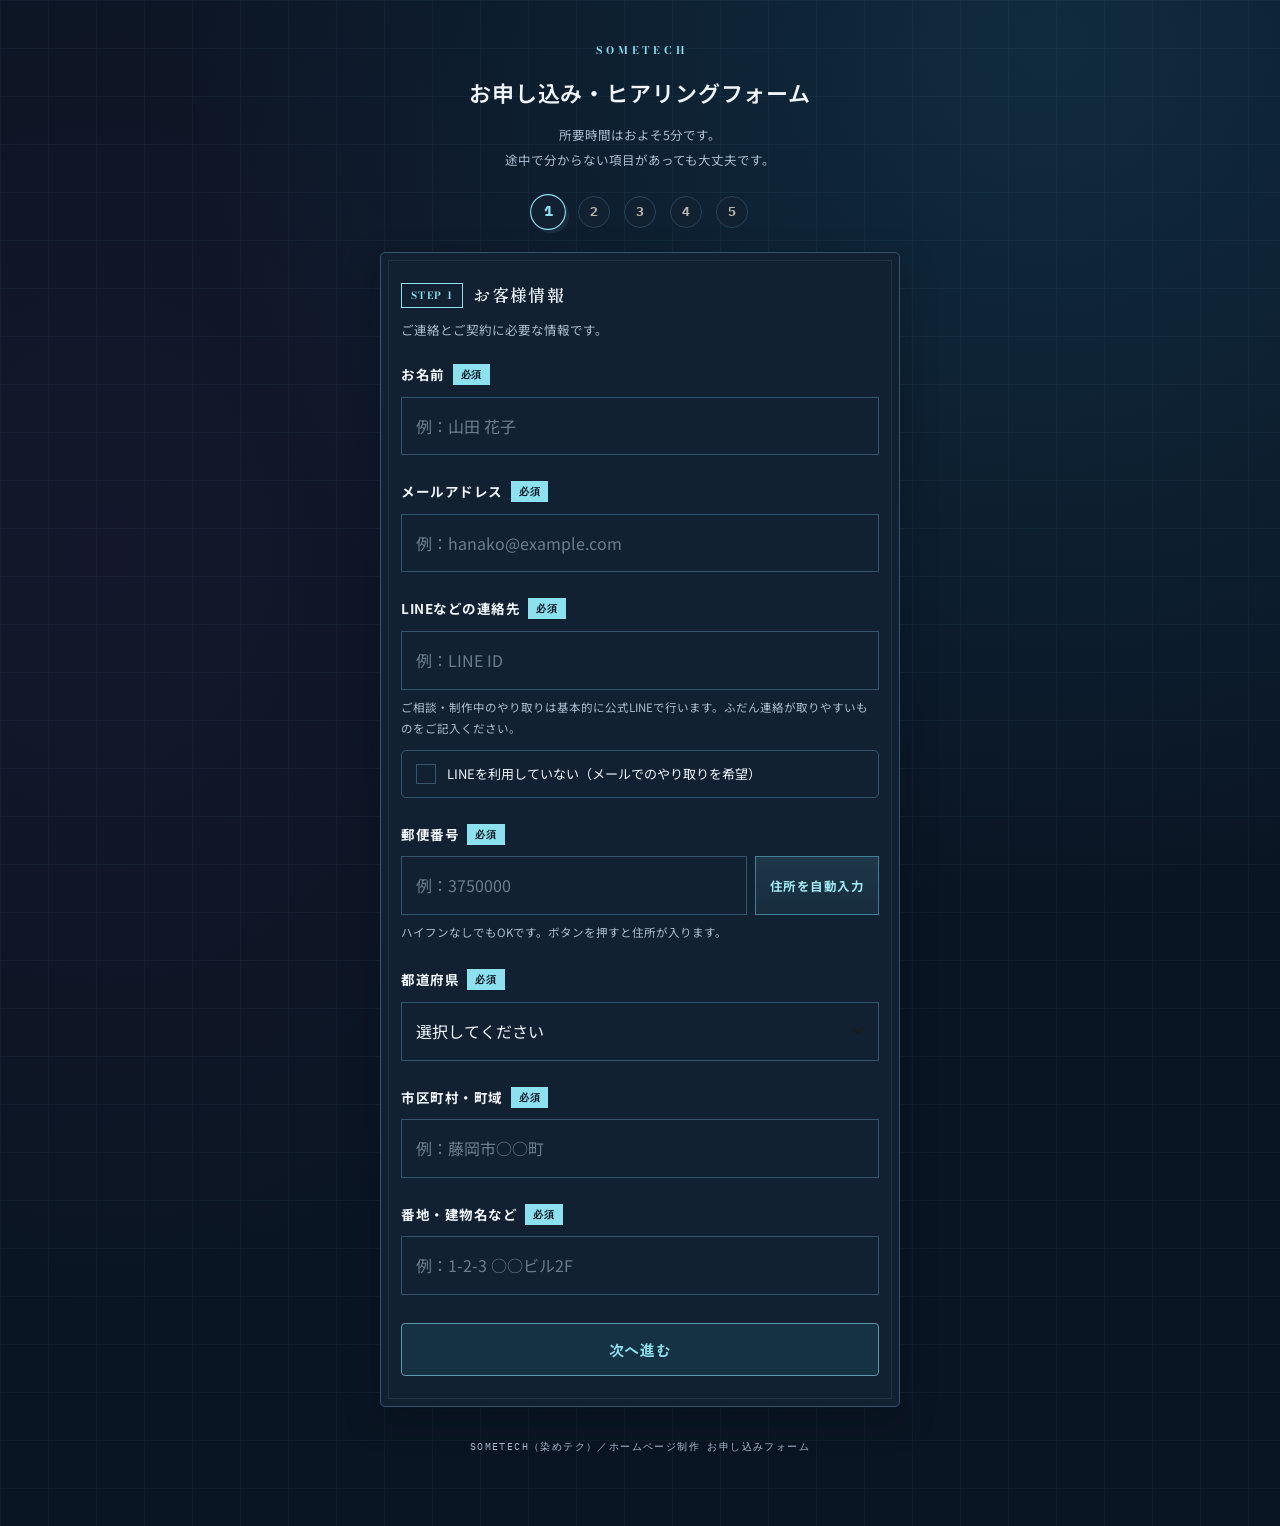
<file: form.html>
<!DOCTYPE html>
<html lang="ja"><head><meta http-equiv="Content-Type" content="text/html; charset=UTF-8">

<meta name="viewport" content="width=device-width, initial-scale=1.0">
<title>ホームページ制作 お申し込みフォーム</title>
<link rel="preconnect" href="https://fonts.googleapis.com/">
<link rel="preconnect" href="https://fonts.gstatic.com/" crossorigin="">
<link href="https://fonts.googleapis.com/css2?family=Shippori+Mincho:wght@500;600;700&family=Bodoni+Moda:opsz,wght@6..96,600;6..96,700&family=Zen+Kaku+Gothic+New:wght@400;500;700&display=swap" rel="stylesheet">
<style>
:root{
  --ink:#1B1B1B;
  --paper:#F4F2ED;
  --white:#FCFBF8;
  --mute:#77756F;
  --rule:#1B1B1B;
  --hair:#D8D5CC;
  --accent:#D6482B;
}
*{margin:0;padding:0;box-sizing:border-box;}
html{-webkit-text-size-adjust:100%;}
body{
  font-family:"Zen Kaku Gothic New","Hiragino Kaku Gothic ProN",sans-serif;
  background:var(--paper);color:var(--ink);
  font-size:14px;line-height:1.9;
  -webkit-font-smoothing:antialiased;
  padding:34px 16px 70px;
}
.wrap{max-width:520px;margin:0 auto;}

/* ---------- ヘッダー ---------- */
.head{text-align:center;margin-bottom:24px;}
.head .eyebrow{
  display:inline-block;
  font-family:"Bodoni Moda",serif;font-weight:700;
  font-size:10.5px;letter-spacing:.38em;text-indent:.38em;
  color:var(--accent);margin-bottom:14px;
}
.head h1{
  font-family:"Shippori Mincho",serif;font-weight:600;
  font-size:22px;line-height:1.6;letter-spacing:.08em;
}
.head h1 .cmy,.head h1 .c,.head h1 .m,.head h1 .y{color:inherit;}
.head p{font-size:12.5px;margin-top:12px;color:var(--mute);line-height:2;}

/* ---------- ステップ表示 ---------- */
.steps{display:flex;justify-content:center;align-items:center;gap:14px;margin-bottom:24px;}
.step-dot{
  width:32px;height:32px;border-radius:50%;
  border:1px solid var(--hair);background:var(--white);
  font-family:"Bodoni Moda",serif;font-weight:700;font-size:13px;
  display:flex;align-items:center;justify-content:center;
  color:#B9B5AA;
  transition:all .25s;
}
.step-dot.done{border-color:var(--rule);background:var(--ink);color:var(--paper);}
.step-dot.now{
  border-color:var(--accent);color:var(--accent);background:var(--white);
  transform:scale(1.12);
  box-shadow:3px 3px 0 rgba(113,159,188,.12);
}

/* ---------- カード ---------- */
.card{
  position:relative;
  background:var(--white);border:1px solid var(--rule);
  padding:26px 20px 30px;
  display:none;
}
.card::before{
  content:"";position:absolute;inset:7px;
  border:1px solid rgba(113,159,188,.13);pointer-events:none;
}
.card > *{position:relative;}
.card.show{display:block;animation:pop .25s ease;}
@keyframes pop{from{opacity:0;transform:translateY(8px);}to{opacity:1;transform:none;}}
@media (prefers-reduced-motion:reduce){
  .card.show{animation:none;}
  .step-dot{transition:none;}
}
.card h2{
  font-family:"Shippori Mincho",serif;font-weight:600;font-size:17px;
  letter-spacing:.08em;
  display:flex;align-items:center;gap:10px;margin-bottom:6px;
}
.card h2 .tag{
  font-family:"Bodoni Moda",serif;
  font-size:10px;font-weight:700;letter-spacing:.14em;
  color:var(--accent);border:1px solid var(--accent);
  padding:2px 9px;white-space:nowrap;
}
.card > .lead{font-size:12.5px;color:var(--mute);margin-bottom:20px;line-height:2;}

/* ---------- 入力パーツ ---------- */
.field{margin-bottom:24px;}
.field:last-of-type{margin-bottom:6px;}
label.q, .q{
  display:block;font-weight:700;font-size:13.5px;margin-bottom:9px;letter-spacing:.04em;
}
.badge{
  display:inline-block;font-size:10px;font-weight:700;letter-spacing:.08em;
  padding:1px 8px;margin-left:8px;vertical-align:2px;
}
.badge.req{background:var(--accent);color:#fff;}
.badge.opt,.badge.optional{border:1px solid var(--hair);color:var(--mute);}
.badge.multi{border:1px solid var(--accent);color:var(--accent);}
.hint{font-size:11.5px;color:var(--mute);margin-top:7px;line-height:1.9;}
input[type=text],input[type=email],input[type=tel],input[type=url],select,textarea{
  width:100%;
  font:inherit;font-size:16px;
  border:1px solid var(--rule);border-radius:0;
  padding:13px 14px;background:var(--white);
  -webkit-appearance:none;appearance:none;
}
textarea{min-height:110px;resize:vertical;}
input:focus,select:focus,textarea:focus,button:focus-visible{
  outline:2px solid var(--accent);outline-offset:2px;
}
input[disabled]{background:var(--paper);color:var(--mute);}
select{
  background-image:url("data:image/svg+xml;charset=utf8,%3Csvg xmlns='http://www.w3.org/2000/svg' width='12' height='8'%3E%3Cpath d='M1 1l5 5 5-5' stroke='%231B1B1B' stroke-width='1.6' fill='none' stroke-linecap='round'/%3E%3C/svg%3E");
  background-repeat:no-repeat;background-position:right 14px center;
  padding-right:40px;
}
.zip-row{display:flex;gap:8px;}
.zip-row input{flex:1;}
.zip-btn{
  flex-shrink:0;
  font:inherit;font-size:12.5px;font-weight:700;letter-spacing:.04em;
  border:1px solid rgba(105,206,230,.5);border-radius:0;
  background:linear-gradient(180deg, rgba(105,206,230,.13) 0%, rgba(105,206,230,.07) 100%);
  color:#a2e8f4;padding:0 14px;cursor:pointer;
}
.zip-btn:active{transform:translate(1px,1px);}

/* 選択肢（ラジオ・チェック） */
.opts{display:flex;flex-direction:column;gap:9px;}
.opt{
  display:flex;align-items:center;gap:11px;
  border:1px solid var(--rule);border-radius:0;
  background:var(--white);padding:13px 14px;
  font-size:14px;line-height:1.8;cursor:pointer;user-select:none;
  transition:background .15s,border-color .15s;
}
.opt input{position:absolute;opacity:0;pointer-events:none;}
.opt .mark{
  flex-shrink:0;width:20px;height:20px;
  border:1px solid var(--rule);background:var(--white);
  display:flex;align-items:center;justify-content:center;
}
.opt.radio .mark{border-radius:50%;}
.opt.check .mark{border-radius:0;}
.opt .mark::after{content:"";display:none;}
.opt.radio .mark::after{width:9px;height:9px;border-radius:50%;background:var(--accent);}
.opt.check .mark::after{
  width:5px;height:10px;margin-top:-3px;
  border:solid var(--accent);border-width:0 2.5px 2.5px 0;transform:rotate(45deg);
}
.opt.on{background:rgba(105,206,230,.06);border-color:var(--accent);}
.opt.on .mark::after{display:block;}
.opt .sub{font-size:11.5px;color:var(--mute);display:block;font-weight:400;}
.nolineopt{margin-top:10px;padding:11px 14px;font-size:13px;}
.followup{display:none;margin-top:9px;}
.followup.show{display:block;}

/* 画像アップロード */
.upload-box{
  border:1px dashed var(--rule);border-radius:0;
  background:var(--white);padding:20px 14px;text-align:center;cursor:pointer;
}
.upload-box strong{font-family:"Shippori Mincho",serif;font-weight:600;font-size:13.5px;letter-spacing:.06em;}
.upload-box .hint{margin-top:5px;}
.thumbs{display:flex;flex-wrap:wrap;gap:10px;margin-top:12px;}
.thumb{position:relative;width:84px;height:84px;}
.thumb img{
  width:100%;height:100%;object-fit:cover;
  border:1px solid var(--rule);border-radius:0;display:block;
}
.thumb .del{
  position:absolute;top:-9px;right:-9px;
  width:24px;height:24px;border-radius:50%;
  background:var(--ink);color:var(--paper);border:none;cursor:pointer;
  font-size:13px;line-height:1;font-weight:700;
}
.note{
  font-size:11.5px;color:var(--mute);background:var(--paper);
  border:1px dashed var(--hair);
  padding:11px 13px;margin-top:10px;line-height:1.9;
}

/* 参考URL */
.url-list{display:flex;flex-direction:column;gap:9px;}
.add-url{
  margin-top:9px;
  font:inherit;font-size:12.5px;font-weight:700;letter-spacing:.04em;
  border:1px solid var(--rule);border-radius:0;
  background:var(--white);padding:8px 16px;cursor:pointer;
}
.add-url:active{transform:translate(1px,1px);}

/* エラー */
.err{display:none;color:var(--accent);font-size:12px;font-weight:700;margin-top:6px;}
.field.bad .err{display:block;}
.field.bad input[type=text],.field.bad input[type=email],.field.bad select,.field.bad textarea{border-color:var(--accent);}

/* ---------- ナビボタン ---------- */
.nav{display:flex;gap:10px;margin-top:28px;}
.btn{
  font-family:"Zen Kaku Gothic New",sans-serif;
  font-weight:700;font-size:15px;letter-spacing:.05em;
  border:1px solid rgba(105,206,230,.5);border-radius:0;
  padding:15px 10px;cursor:pointer;flex:1;
  background:linear-gradient(180deg, rgba(105,206,230,.13) 0%, rgba(105,206,230,.07) 100%);
  color:#a2e8f4;
  box-shadow:4px 4px 0 rgba(113,159,188,.16);
  transition:transform .18s,box-shadow .18s,background .18s;
}
.btn:active{
  transform:translate(2px,2px);box-shadow:1px 1px 0 rgba(113,159,188,.16);
  background:linear-gradient(180deg, rgba(105,206,230,.2) 0%, rgba(105,206,230,.12) 100%);
}
.btn.back{
  background:var(--white);color:var(--ink);
  border:1px solid var(--rule);flex:0 0 32%;
}
.btn.back:active{background:var(--paper);}
.btn[disabled]{opacity:.5;cursor:default;}

/* ---------- 確認画面 ---------- */
.confirm-list{border-top:1px solid var(--rule);}
.confirm-row{border-bottom:1px solid var(--hair);padding:12px 2px;}
.confirm-list .confirm-row:last-child{border-bottom:1px solid var(--rule);}
.confirm-row .k{font-size:11px;font-weight:700;letter-spacing:.06em;color:var(--mute);}
.confirm-row .v{font-size:14px;white-space:pre-wrap;word-break:break-word;margin-top:2px;}
.confirm-row .v:empty::before{content:"（未入力）";color:#B9B5AA;}
.confirm-thumbs{display:flex;flex-wrap:wrap;gap:8px;margin-top:8px;}
.confirm-thumbs img{width:64px;height:64px;object-fit:cover;border:1px solid var(--rule);}

/* ---------- 完了画面 ---------- */
.done-card{text-align:center;}
.done-card .icon{
  width:72px;height:72px;margin:8px auto 18px;border-radius:50%;
  background:var(--white);border:1px solid var(--rule);
  display:flex;align-items:center;justify-content:center;
  font-size:28px;color:var(--accent);
}
.done-card h2{justify-content:center;}
.done-card p{font-size:13.5px;margin-top:10px;line-height:2;}
.brandmark{
  margin-top:28px;padding-top:20px;border-top:1px solid var(--hair);
  font-family:"Bodoni Moda",serif;font-weight:700;
  font-size:14px;letter-spacing:.3em;text-indent:.3em;color:var(--ink);text-align:center;
}
.brandmark span{
  display:block;margin-top:7px;
  font-family:"Zen Kaku Gothic New",sans-serif;
  font-size:10px;font-weight:500;letter-spacing:.3em;text-indent:.3em;color:var(--mute);
}

/* 送信中 */
.sending{display:none;text-align:center;font-weight:700;margin-top:14px;font-size:13px;color:var(--mute);}
.sending.show{display:block;}
.spinner{
  display:inline-block;width:15px;height:15px;vertical-align:-3px;margin-right:7px;
  border:2px solid var(--hair);border-top-color:var(--accent);border-radius:50%;
  animation:spin .8s linear infinite;
}
@keyframes spin{to{transform:rotate(360deg);}}

.foot{text-align:center;font-size:10px;letter-spacing:.14em;color:var(--mute);margin-top:30px;}
</style>
<meta name="robots" content="noindex">
<link href="https://fonts.googleapis.com/css2?family=Cinzel:wght@600&amp;family=IBM+Plex+Mono:wght@400;500&amp;family=Noto+Sans+JP:wght@400;500;600;700&amp;display=swap" rel="stylesheet">
<link rel="stylesheet" href="chroma.css">
<link rel="stylesheet" href="chroma-detail.css">
</head>
<body>
<div class="wrap">

  <header class="head">
    <span class="eyebrow">SOMETECH</span>
    <h1>お申し込み・<wbr>ヒアリングフォーム</h1>
    <p>所要時間はおよそ5分です。<br>途中で分からない項目があっても大丈夫です。</p>
  </header>

  <div class="steps" aria-hidden="true">
    <div class="step-dot now" data-dot="1">1</div>
    <div class="step-dot" data-dot="2">2</div>
    <div class="step-dot" data-dot="3">3</div>
    <div class="step-dot" data-dot="4">4</div>
    <div class="step-dot" data-dot="5">5</div>
  </div>

  <!-- ================= STEP 1 ================= -->
  <section class="card show" data-step="1">
    <h2><span class="tag">STEP 1</span>お客様情報</h2>
    <p class="lead">ご連絡とご契約に必要な情報です。</p>

    <div class="field" data-key="name">
      <label class="q" for="f-name">お名前<span class="badge req">必須</span></label>
      <input type="text" id="f-name" autocomplete="name" placeholder="例：山田 花子">
      <p class="err">お名前を入力してください</p>
    </div>

    <div class="field" data-key="email">
      <label class="q" for="f-email">メールアドレス<span class="badge req">必須</span></label>
      <input type="email" id="f-email" autocomplete="email" inputmode="email" placeholder="例：hanako@example.com">
      <p class="err">メールアドレスの形式を確認してください</p>
    </div>

    <div class="field" data-key="contact">
      <label class="q" for="f-contact">LINEなどの連絡先<span class="badge req">必須</span></label>
      <input type="text" id="f-contact" placeholder="例：LINE ID">
      <p class="hint">ご相談・制作中のやり取りは基本的に公式LINEで行います。ふだん連絡が取りやすいものをご記入ください。</p>
      <label class="opt check nolineopt">
        <input type="checkbox" id="f-noline">
        <span class="mark"></span>LINEを利用していない（メールでのやり取りを希望）
      </label>
    </div>

    <div class="field" data-key="zip">
      <label class="q" for="f-zip">郵便番号<span class="badge req">必須</span></label>
      <div class="zip-row">
        <input type="text" id="f-zip" autocomplete="postal-code" inputmode="numeric" placeholder="例：3750000" maxlength="8">
        <button type="button" class="zip-btn" id="zip-search">住所を自動入力</button>
      </div>
      <p class="hint">ハイフンなしでもOKです。ボタンを押すと住所が入ります。</p>
      <p class="err">郵便番号を入力してください</p>
    </div>

    <div class="field" data-key="pref">
      <label class="q" for="f-pref">都道府県<span class="badge req">必須</span></label>
      <select id="f-pref">
        <option value="">選択してください</option>
      <option value="北海道">北海道</option><option value="青森県">青森県</option><option value="岩手県">岩手県</option><option value="宮城県">宮城県</option><option value="秋田県">秋田県</option><option value="山形県">山形県</option><option value="福島県">福島県</option><option value="茨城県">茨城県</option><option value="栃木県">栃木県</option><option value="群馬県">群馬県</option><option value="埼玉県">埼玉県</option><option value="千葉県">千葉県</option><option value="東京都">東京都</option><option value="神奈川県">神奈川県</option><option value="新潟県">新潟県</option><option value="富山県">富山県</option><option value="石川県">石川県</option><option value="福井県">福井県</option><option value="山梨県">山梨県</option><option value="長野県">長野県</option><option value="岐阜県">岐阜県</option><option value="静岡県">静岡県</option><option value="愛知県">愛知県</option><option value="三重県">三重県</option><option value="滋賀県">滋賀県</option><option value="京都府">京都府</option><option value="大阪府">大阪府</option><option value="兵庫県">兵庫県</option><option value="奈良県">奈良県</option><option value="和歌山県">和歌山県</option><option value="鳥取県">鳥取県</option><option value="島根県">島根県</option><option value="岡山県">岡山県</option><option value="広島県">広島県</option><option value="山口県">山口県</option><option value="徳島県">徳島県</option><option value="香川県">香川県</option><option value="愛媛県">愛媛県</option><option value="高知県">高知県</option><option value="福岡県">福岡県</option><option value="佐賀県">佐賀県</option><option value="長崎県">長崎県</option><option value="熊本県">熊本県</option><option value="大分県">大分県</option><option value="宮崎県">宮崎県</option><option value="鹿児島県">鹿児島県</option><option value="沖縄県">沖縄県</option></select>
      <p class="err">都道府県を選択してください</p>
    </div>

    <div class="field" data-key="city">
      <label class="q" for="f-city">市区町村・町域<span class="badge req">必須</span></label>
      <input type="text" id="f-city" autocomplete="address-level2" placeholder="例：藤岡市○○町">
      <p class="err">市区町村を入力してください</p>
    </div>

    <div class="field" data-key="addr2">
      <label class="q" for="f-addr2">番地・建物名など<span class="badge req">必須</span></label>
      <input type="text" id="f-addr2" autocomplete="address-line2" placeholder="例：1-2-3 ○○ビル2F">
      <p class="err">番地を入力してください</p>
    </div>

    <div class="nav">
      <button type="button" class="btn next" data-go="2">次へ進む</button>
    </div>
  </section>

  <!-- ================= STEP 2 ================= -->
  <section class="card" data-step="2">
    <h2><span class="tag">STEP 2</span>ホームページについて</h2>
    <p class="lead">どんなホームページを作るかの土台になる部分です。</p>

    <div class="field" data-key="biz">
      <p class="q">業種・形態<span class="badge req">必須</span></p>
      <div class="opts" data-group="biz" data-type="radio">
        <label class="opt radio"><input type="radio" name="biz" value="個人サロン（個人事業主）"><span class="mark"></span>個人サロン（個人事業主）</label>
        <label class="opt radio"><input type="radio" name="biz" value="美容室（スタッフ2名以上）"><span class="mark"></span>美容室（スタッフ2名以上）</label>
        <label class="opt radio"><input type="radio" name="biz" value="フリーランス美容師（面貸し・業務委託）"><span class="mark"></span>フリーランス美容師（面貸し・業務委託）</label>
        <label class="opt radio"><input type="radio" name="biz" value="美容師（個人）"><span class="mark"></span>美容師（個人）</label>
        <label class="opt radio"><input type="radio" name="biz" value="その他"><span class="mark"></span>その他</label>
      </div>
      <div class="followup" data-follow="biz">
        <input type="text" id="f-biz-other" placeholder="具体的な業種をご記入ください">
      </div>
      <p class="err">1つ選択してください</p>
    </div>

    <div class="field" data-key="plan">
      <p class="q">ご希望のプラン<span class="badge req">必須</span></p>
      <div class="opts" data-group="plan" data-type="radio">
        <label class="opt radio"><input type="radio" name="plan" value="リンクハブ"><span class="mark"></span><span>リンクハブ<span class="sub">39,000円（税込）／各SNSとご予約先をまとめる1枚</span></span></label>
        <label class="opt radio"><input type="radio" name="plan" value="ホームページ"><span class="mark"></span><span>ホームページ<span class="sub">198,000円（税込）／全部込み・公開後3か月のアフターケア付き</span></span></label>
      </div>
      <p class="hint">迷う場合はいちばん近いものでOKです。あとから変更できます。</p>
      <p class="err">1つ選択してください</p>
    </div>

    <div class="field" data-key="purpose">
      <p class="q">ホームページを作るいちばんの目的<span class="badge req">必須</span></p>
      <div class="opts" data-group="purpose" data-type="radio">
        <label class="opt radio"><input type="radio" name="purpose" value="新規のお客様を増やしたい"><span class="mark"></span>新規のお客様を増やしたい</label>
        <label class="opt radio"><input type="radio" name="purpose" value="自分・店舗を紹介したい"><span class="mark"></span>自分・店舗を紹介したい</label>
        <label class="opt radio"><input type="radio" name="purpose" value="メニュー・サービスを分かりやすく紹介したい"><span class="mark"></span>メニュー・サービスを分かりやすく紹介したい</label>
        <label class="opt radio"><input type="radio" name="purpose" value="予約・お問い合わせにつなげたい"><span class="mark"></span>予約・お問い合わせにつなげたい</label>
        <label class="opt radio"><input type="radio" name="purpose" value="その他"><span class="mark"></span>その他</label>
      </div>
      <div class="followup" data-follow="purpose">
        <input type="text" id="f-purpose-other" placeholder="具体的な目的をご記入ください">
      </div>
      <p class="err">1つ選択してください</p>
    </div>

    <div class="nav">
      <button type="button" class="btn back" data-go="1">戻る</button>
      <button type="button" class="btn next" data-go="3">次へ進む</button>
    </div>
  </section>

  <!-- ================= STEP 3 ================= -->
  <section class="card" data-step="3">
    <h2><span class="tag">STEP 3</span>デザインについて</h2>
    <p class="lead">イメージに近いものを気軽に選んでください。</p>

    <div class="field" data-key="mood">
      <p class="q">デザインの雰囲気<span class="badge req">必須</span><span class="badge multi">複数選択可</span></p>
      <div class="opts" data-group="mood" data-type="check">
        <label class="opt check"><input type="checkbox" name="mood" value="シンプル"><span class="mark"></span>シンプル</label>
        <label class="opt check"><input type="checkbox" name="mood" value="おしゃれ"><span class="mark"></span>おしゃれ</label>
        <label class="opt check"><input type="checkbox" name="mood" value="高級感"><span class="mark"></span>高級感</label>
        <label class="opt check"><input type="checkbox" name="mood" value="ナチュラル"><span class="mark"></span>ナチュラル</label>
        <label class="opt check"><input type="checkbox" name="mood" value="スタイリッシュ"><span class="mark"></span>スタイリッシュ</label>
        <label class="opt check"><input type="checkbox" name="mood" value="モード"><span class="mark"></span>モード</label>
        <label class="opt check"><input type="checkbox" name="mood" value="ポップ"><span class="mark"></span>ポップ</label>
        <label class="opt check"><input type="checkbox" name="mood" value="その他"><span class="mark"></span>その他</label>
      </div>
      <div class="followup" data-follow="mood">
        <input type="text" id="f-mood-other" placeholder="イメージを言葉でご記入ください">
      </div>
      <p class="err">1つ以上選択してください</p>
    </div>

    <div class="field" data-key="imageText">
      <p class="q">仕上がりのイメージ<span class="badge req">必須</span></p>
      <textarea id="f-imagetext" rows="4" placeholder="例：白ベースで透明感のある感じ／大人っぽく高級感を出したい／文字は少なめで写真を大きく　など"></textarea>
      <p class="hint">箇条書きでも文章でもOKです。参考画像やURLがない場合も、ここで雰囲気が伝われば大丈夫です。</p>
    </div>

    <div class="field" data-key="images">
      <p class="q">参考にしたいデザイン画像<span class="badge optional">任意</span></p>
      <div class="upload-box" id="upload-box" role="button" tabindex="0">
        <strong>タップして画像を選ぶ</strong>
        <p class="hint">「こんな雰囲気にしたい」という画像があれば添付してください（複数枚OK）</p>
      </div>
      <input type="file" id="f-images" accept="image/*" multiple="" hidden="">
      <div class="thumbs" id="thumbs"></div>
      <p class="note">※添付画像はデザインの方向性を確認するための参考資料として使用します。画像・文章・デザイン等をそのままコピーしてホームページに使用するものではありません。</p>
    </div>

    <div class="field" data-key="refurl">
      <p class="q">参考にしたいWebサイトのURL<span class="badge optional">任意</span></p>
      <div class="url-list" id="url-list">
        <input type="url" class="ref-url" inputmode="url" placeholder="https://">
      </div>
      <button type="button" class="add-url" id="add-url">＋ 参考サイトを追加</button>
    </div>

    <div class="field" data-key="reflike">
      <label class="q" for="f-reflike">参考サイトのどこが好きですか？<span class="badge optional">任意</span></label>
      <textarea id="f-reflike" placeholder="例：色使いが好き／写真の見せ方が好き／最初の画面の高級感が好き　など"></textarea>
    </div>

    <div class="field" data-key="content">
      <p class="q">ホームページに載せたい内容<span class="badge req">必須</span><span class="badge multi">複数選択可</span></p>
      <div class="opts" data-group="content" data-type="check">
        <label class="opt check"><input type="checkbox" name="content" value="プロフィール・自己紹介"><span class="mark"></span>プロフィール・自己紹介</label>
        <label class="opt check"><input type="checkbox" name="content" value="メニュー・料金"><span class="mark"></span>メニュー・料金</label>
        <label class="opt check"><input type="checkbox" name="content" value="施術・サービス内容"><span class="mark"></span>施術・サービス内容</label>
        <label class="opt check"><input type="checkbox" name="content" value="施術写真・作品写真"><span class="mark"></span>施術写真・作品写真</label>
        <label class="opt check"><input type="checkbox" name="content" value="ビフォーアフター・実績"><span class="mark"></span>ビフォーアフター・実績</label>
        <label class="opt check"><input type="checkbox" name="content" value="お客様の声"><span class="mark"></span>お客様の声</label>
        <label class="opt check"><input type="checkbox" name="content" value="予約・お問い合わせ"><span class="mark"></span>予約・お問い合わせ</label>
        <label class="opt check"><input type="checkbox" name="content" value="LINE"><span class="mark"></span>LINE</label>
        <label class="opt check"><input type="checkbox" name="content" value="Instagram"><span class="mark"></span>Instagram</label>
        <label class="opt check"><input type="checkbox" name="content" value="店舗情報・アクセス"><span class="mark"></span>店舗情報・アクセス</label>
        <label class="opt check"><input type="checkbox" name="content" value="その他"><span class="mark"></span>その他</label>
      </div>
      <div class="followup" data-follow="content">
        <input type="text" id="f-content-other" placeholder="載せたい内容をご記入ください">
      </div>
      <p class="err">1つ以上選択してください</p>
    </div>

    <div class="nav">
      <button type="button" class="btn back" data-go="2">戻る</button>
      <button type="button" class="btn next" data-go="4">次へ進む</button>
    </div>
  </section>

  <!-- ================= STEP 4 ================= -->
  <section class="card" data-step="4">
    <h2><span class="tag">STEP 4</span>公開方法・素材</h2>
    <p class="lead">分からない項目は「相談したい」でOKです。</p>

    <div class="field" data-key="domain">
      <p class="q">ホームページのURL（ドメイン）について<span class="badge req">必須</span></p>
      <div class="opts" data-group="domain" data-type="radio">
        <label class="opt radio"><input type="radio" name="domain" value="無料URLで公開したい"><span class="mark"></span>無料URLで公開したい</label>
        <label class="opt radio"><input type="radio" name="domain" value="独自ドメインを取得したい"><span class="mark"></span>独自ドメインを取得したい（.com、.jpなど）</label>
        <label class="opt radio"><input type="radio" name="domain" value="よく分からないので相談したい"><span class="mark"></span>よく分からないので相談したい</label>
      </div>
      <p class="note">独自ドメイン（お店だけのURL）を取得する場合は、制作費とは別にドメイン代（目安：年1,500円〜3,000円程度）がかかります。ご相談のうえで決められますのでご安心ください。</p>
      <p class="err">1つ選択してください</p>
    </div>

    <div class="field" data-key="materials">
      <p class="q">写真・文章について<span class="badge req">必須</span></p>
      <div class="opts" data-group="materials" data-type="radio">
        <label class="opt radio"><input type="radio" name="materials" value="写真・文章を自分で用意する"><span class="mark"></span>写真・文章を自分で用意する</label>
        <label class="opt radio"><input type="radio" name="materials" value="一部だけ用意する"><span class="mark"></span>一部だけ用意する</label>
        <label class="opt radio"><input type="radio" name="materials" value="相談したい"><span class="mark"></span>相談したい</label>
        <label class="opt radio"><input type="radio" name="materials" value="おまかせしたい"><span class="mark"></span>おまかせしたい</label>
      </div>
      <p class="err">1つ選択してください</p>
    </div>

    <div class="field" data-key="portfolio">
      <p class="q">実績としての掲載<span class="badge req">必須</span></p>
      <div class="opts" data-group="portfolio" data-type="radio">
        <label class="opt radio"><input type="radio" name="portfolio" value="掲載してもよい"><span class="mark"></span>完成後、制作実績として掲載してもよい</label>
        <label class="opt radio"><input type="radio" name="portfolio" value="掲載しないでほしい"><span class="mark"></span>掲載しないでほしい</label>
      </div>
      <p class="hint">当方サイト等で「制作実績」としてご紹介させていただく場合があります。掲載時は事前にご連絡します。</p>
      <p class="err">1つ選択してください</p>
    </div>

    <div class="field" data-key="extra">
      <label class="q" for="f-extra">その他のご希望<span class="badge optional">任意</span></label>
      <textarea id="f-extra" placeholder="ホームページについてのご希望・ご質問・伝えておきたいことがあればご記入ください"></textarea>
    </div>

    <div class="nav">
      <button type="button" class="btn back" data-go="3">戻る</button>
      <button type="button" class="btn next" data-go="5">確認画面へ</button>
    </div>
  </section>

  <!-- ================= STEP 5 ================= -->
  <section class="card" data-step="5">
    <h2><span class="tag">STEP 5</span>入力内容の確認</h2>
    <p class="lead">内容をご確認のうえ、送信ボタンを押してください。</p>
    <div class="confirm-list" id="confirm-list"></div>
    <div class="nav">
      <button type="button" class="btn back" data-go="4">修正する</button>
      <button type="button" class="btn send" id="send-btn">この内容で送信</button>
    </div>
    <p class="sending" id="sending"><span class="spinner"></span>送信しています…そのままお待ちください</p>
  </section>

  <!-- ================= 完了 ================= -->
  <section class="card done-card" data-step="done">
    <div class="icon">✂</div>
    <h2>お申し込みありがとうございます</h2>
    <p>内容を確認後、こちらからご連絡します。<br>通常1〜2営業日以内にお返事いたします。</p>
    <p class="hint" style="margin-top:14px;">このページはもう閉じていただいて大丈夫です。</p>
    <p class="brandmark">SOMETECH<span>染めテク</span></p>
  </section>

  <p class="foot">SOMETECH（染めテク）／ホームページ制作 お申し込みフォーム</p>
</div>

<script>
/* ============================================================
   設定：あとでGoogle側の受け取りURL（GASのURL）をここに貼ります
   ============================================================ */
const GAS_URL = "https://script.google.com/macros/s/AKfycbxUhbZFlsMXtw9Hzc1ab8SGm_kiLDlTcmQ9wUZ0a7luOOLR0lx1734dytqf5A0PTv7L/exec";

/* ---------- 都道府県リスト ---------- */
const PREFS = ["北海道","青森県","岩手県","宮城県","秋田県","山形県","福島県","茨城県","栃木県","群馬県","埼玉県","千葉県","東京都","神奈川県","新潟県","富山県","石川県","福井県","山梨県","長野県","岐阜県","静岡県","愛知県","三重県","滋賀県","京都府","大阪府","兵庫県","奈良県","和歌山県","鳥取県","島根県","岡山県","広島県","山口県","徳島県","香川県","愛媛県","高知県","福岡県","佐賀県","長崎県","熊本県","大分県","宮崎県","鹿児島県","沖縄県"];
const prefSel = document.getElementById("f-pref");
PREFS.forEach(p=>{
  const o=document.createElement("option");o.value=p;o.textContent=p;prefSel.appendChild(o);
});

/* ---------- ステップ切り替え ---------- */
let current = 1;
function showStep(n){
  document.querySelectorAll(".card").forEach(c=>c.classList.remove("show"));
  const target = document.querySelector('.card[data-step="'+n+'"]');
  target.classList.add("show");
  document.querySelectorAll(".step-dot").forEach(d=>{
    const num = Number(d.dataset.dot);
    d.classList.remove("done","now");
    if(n==="done"){d.classList.add("done");}
    else if(num < n){d.classList.add("done");}
    else if(num === n){d.classList.add("now");}
  });
  window.scrollTo({top:0,behavior:"smooth"});
  if(n!=="done") current = n;
}
document.querySelectorAll("[data-go]").forEach(btn=>{
  btn.addEventListener("click",()=>{
    const to = Number(btn.dataset.go);
    if(to > current && !validateStep(current)) return;
    if(to === 5) buildConfirm();
    showStep(to);
  });
});

/* ---------- 選択肢の見た目とフォローアップ ---------- */
document.querySelectorAll(".opts").forEach(group=>{
  group.addEventListener("change",()=>{
    const type = group.dataset.type;
    group.querySelectorAll(".opt").forEach(opt=>{
      const input = opt.querySelector("input");
      opt.classList.toggle("on", input.checked);
    });
    const follow = document.querySelector('.followup[data-follow="'+group.dataset.group+'"]');
    if(follow){
      const otherChecked = [...group.querySelectorAll("input")].some(i=>i.checked && i.value==="その他");
      follow.classList.toggle("show", otherChecked);
      if(otherChecked){ follow.querySelector("input").focus(); }
    }
  });
});

/* ---------- 郵便番号 → 住所自動入力（zipcloud / JSONP） ---------- */
function searchAddress(showAlert){
  const raw = document.getElementById("f-zip").value.replace(/[^0-9]/g,"");
  if(raw.length !== 7){ if(showAlert) alert("郵便番号は7桁で入力してください"); return; }
  const cb = "zipcb_" + Date.now();
  window[cb] = function(res){
    delete window[cb]; script.remove();
    if(res && res.results && res.results[0]){
      const r = res.results[0];
      prefSel.value = r.address1;
      document.getElementById("f-city").value = r.address2 + r.address3;
    }else if(showAlert){
      alert("住所が見つかりませんでした。お手数ですが手入力をお願いします。");
    }
  };
  const script = document.createElement("script");
  script.src = "https://zipcloud.ibsnet.co.jp/api/search?zipcode="+raw+"&callback="+cb;
  script.onerror = function(){ delete window[cb]; script.remove(); if(showAlert) alert("住所検索に接続できませんでした。手入力をお願いします。"); };
  document.body.appendChild(script);
}
document.getElementById("zip-search").addEventListener("click",()=>searchAddress(true));
/* 7桁そろったら自動で検索（ボタンを押さなくてもOK） */
document.getElementById("f-zip").addEventListener("input",()=>{
  const raw = document.getElementById("f-zip").value.replace(/[^0-9]/g,"");
  if(raw.length === 7) searchAddress(false);
});

/* ---------- 参考画像（縮小してメモリに保持） ---------- */
const images = [];   // {name, data}
const fileInput = document.getElementById("f-images");
const nolineChk = document.getElementById("f-noline");
const contactInput = document.getElementById("f-contact");
const nolineLabel = nolineChk.closest(".opt");
nolineChk.addEventListener("change", ()=>{
  nolineLabel.classList.toggle("on", nolineChk.checked);
  contactInput.disabled = nolineChk.checked;
  contactInput.value = "";
  contactInput.placeholder = nolineChk.checked ? "（LINEなしのため入力不要です）" : "例：LINE ID";
  if(nolineChk.checked){
    const f = document.querySelector('.field[data-key="contact"]');
    if(f) f.classList.remove("bad");
  }
});

const uploadBox = document.getElementById("upload-box");
uploadBox.addEventListener("click",()=>fileInput.click());
uploadBox.addEventListener("keydown",e=>{if(e.key==="Enter"||e.key===" "){e.preventDefault();fileInput.click();}});
fileInput.addEventListener("change",()=>{
  [...fileInput.files].forEach(file=>{
    if(!file.type.startsWith("image/")) return;
    const reader = new FileReader();
    reader.onload = ()=> {
      const img = new Image();
      img.onload = ()=>{
        const MAX = 1600;
        let w = img.width, h = img.height;
        if(Math.max(w,h) > MAX){
          const s = MAX / Math.max(w,h);
          w = Math.round(w*s); h = Math.round(h*s);
        }
        const cv = document.createElement("canvas");
        cv.width = w; cv.height = h;
        cv.getContext("2d").drawImage(img,0,0,w,h);
        images.push({name:file.name, data:cv.toDataURL("image/jpeg",0.8)});
        renderThumbs();
      };
      img.src = reader.result;
    };
    reader.readAsDataURL(file);
  });
  fileInput.value = "";
});
function renderThumbs(){
  const box = document.getElementById("thumbs");
  box.innerHTML = "";
  images.forEach((im,idx)=>{
    const d = document.createElement("div");
    d.className = "thumb";
    d.innerHTML = '<img src="'+im.data+'" alt=""><button type="button" class="del" aria-label="この画像を削除">×</button>';
    d.querySelector(".del").addEventListener("click",()=>{images.splice(idx,1);renderThumbs();});
    box.appendChild(d);
  });
}

/* ---------- 参考URL追加 ---------- */
document.getElementById("add-url").addEventListener("click",()=>{
  const list = document.getElementById("url-list");
  if(list.querySelectorAll(".ref-url").length >= 3){ alert("参考サイトは3件まで入力できます"); return; }
  const input = document.createElement("input");
  input.type = "url"; input.className = "ref-url"; input.placeholder = "https://"; input.inputMode = "url";
  list.appendChild(input); input.focus();
});

/* ---------- 値の取得 ---------- */
function radioVal(name){
  const el = document.querySelector('input[name="'+name+'"]:checked');
  return el ? el.value : "";
}
function checkVals(name){
  return [...document.querySelectorAll('input[name="'+name+'"]:checked')].map(i=>i.value);
}
function withOther(val, otherId){
  const other = document.getElementById(otherId).value.trim();
  if(Array.isArray(val)){
    return val.map(v=>v==="その他" && other ? "その他（"+other+"）" : v);
  }
  return val==="その他" && other ? "その他（"+other+"）" : val;
}
function collect(){
  return {
    name:    document.getElementById("f-name").value.trim(),
    email:   document.getElementById("f-email").value.trim(),
    contact: document.getElementById("f-noline").checked ? "LINEは利用していません（メール希望）" : document.getElementById("f-contact").value.trim(),
    zip:     document.getElementById("f-zip").value.trim(),
    pref:    prefSel.value,
    city:    document.getElementById("f-city").value.trim(),
    addr2:   document.getElementById("f-addr2").value.trim(),
    biz:     withOther(radioVal("biz"),"f-biz-other"),
    plan:    radioVal("plan"),
    purpose: withOther(radioVal("purpose"),"f-purpose-other"),
    mood:    withOther(checkVals("mood"),"f-mood-other"),
    imageText: document.getElementById("f-imagetext").value.trim(),
    refUrls: [...document.querySelectorAll(".ref-url")].map(i=>i.value.trim()).filter(v=>v),
    refLike: document.getElementById("f-reflike").value.trim(),
    content: withOther(checkVals("content"),"f-content-other"),
    domain:  radioVal("domain"),
    materials: radioVal("materials"),
    portfolio: radioVal("portfolio"),
    extra:   document.getElementById("f-extra").value.trim(),
    imageCount: images.length
  };
}

/* ---------- バリデーション ---------- */
function markBad(key, bad){
  const field = document.querySelector('.field[data-key="'+key+'"]');
  if(field) field.classList.toggle("bad", bad);
  return bad;
}
function validateStep(n){
  const d = collect();
  let firstBad = null;
  const bads = [];
  if(n===1){
    if(markBad("name",  d.name==="")) bads.push("name");
    if(markBad("email", !/^[^\s@]+@[^\s@]+\.[^\s@]+$/.test(d.email))) bads.push("email");
    if(markBad("zip",   d.zip.replace(/[^0-9]/g,"").length!==7)) bads.push("zip");
    if(markBad("pref",  d.pref==="")) bads.push("pref");
    if(markBad("city",  d.city==="")) bads.push("city");
    if(markBad("addr2", d.addr2==="")) bads.push("addr2");
    if(markBad("contact", !document.getElementById("f-noline").checked && d.contact==="")) bads.push("contact");
  }
  if(n===2){
    if(markBad("biz",     radioVal("biz")==="")) bads.push("biz");
    if(markBad("plan",    d.plan==="")) bads.push("plan");
    if(markBad("purpose", radioVal("purpose")==="")) bads.push("purpose");
  }
  if(n===3){
    if(markBad("mood",    checkVals("mood").length===0)) bads.push("mood");
    if(markBad("imageText", document.getElementById("f-imagetext").value.trim()==="")) bads.push("imageText");
    if(markBad("content", checkVals("content").length===0)) bads.push("content");
  }
  if(n===4){
    if(markBad("domain",    d.domain==="")) bads.push("domain");
    if(markBad("materials", d.materials==="")) bads.push("materials");
    if(markBad("portfolio", d.portfolio==="")) bads.push("portfolio");
  }
  if(bads.length){
    firstBad = document.querySelector('.field[data-key="'+bads[0]+'"]');
    firstBad.scrollIntoView({behavior:"smooth",block:"center"});
    return false;
  }
  return true;
}

/* ---------- 確認画面 ---------- */
function buildConfirm(){
  const d = collect();
  const rows = [
    ["お名前", d.name],
    ["メールアドレス", d.email],
    ["LINEなどの連絡先", d.contact],
    ["ご住所", "〒"+d.zip+"\n"+d.pref+d.city+" "+d.addr2],
    ["業種・形態", d.biz],
    ["プラン", d.plan],
    ["ホームページの目的", d.purpose],
    ["デザインの雰囲気", d.mood.join("、")],
    ["仕上がりのイメージ", d.imageText],
    ["参考サイトURL", d.refUrls.join("\n")],
    ["参考サイトのどこが好きか", d.refLike],
    ["載せたい内容", d.content.join("、")],
    ["URL（ドメイン）", d.domain],
    ["写真・文章", d.materials],
    ["実績としての掲載", d.portfolio],
    ["その他のご希望", d.extra]
  ];
  const box = document.getElementById("confirm-list");
  box.innerHTML = "";
  rows.forEach(([k,v])=>{
    const r = document.createElement("div");
    r.className = "confirm-row";
    const kk = document.createElement("p"); kk.className="k"; kk.textContent = k;
    const vv = document.createElement("p"); vv.className="v"; vv.textContent = v;
    r.appendChild(kk); r.appendChild(vv);
    box.appendChild(r);
  });
  const r = document.createElement("div");
  r.className = "confirm-row";
  const kk = document.createElement("p"); kk.className="k"; kk.textContent = "参考画像";
  r.appendChild(kk);
  if(images.length){
    const t = document.createElement("div"); t.className="confirm-thumbs";
    images.forEach(im=>{const i=document.createElement("img");i.src=im.data;i.alt="";t.appendChild(i);});
    r.appendChild(t);
  }else{
    const vv = document.createElement("p"); vv.className="v"; r.appendChild(vv);
  }
  document.getElementById("confirm-list").appendChild(r);
}

/* ---------- 送信 ---------- */
document.getElementById("send-btn").addEventListener("click", async ()=>{
  if(!GAS_URL){
    alert("送信先がまだ設定されていません（テスト表示中です）");
    return;
  }
  const btn = document.getElementById("send-btn");
  btn.disabled = true;
  document.getElementById("sending").classList.add("show");
  const payload = collect();
  payload.images = images;
  payload.sentAt = new Date().toISOString();
  try{
    const res = await fetch(GAS_URL,{
      method:"POST",
      headers:{"Content-Type":"text/plain;charset=utf-8"},
      body: JSON.stringify(payload)
    });
    if(!res.ok) throw new Error("bad status");
    const result = await res.json();
    if(result.ok !== true) throw new Error("受付処理に失敗しました");
    showStep("done");
  }catch(e){
    alert("送信に失敗しました。電波の良い場所でもう一度お試しください。\n何度も失敗する場合は、お手数ですがLINEでご連絡ください。");
    btn.disabled = false;
  }finally{
    document.getElementById("sending").classList.remove("show");
  }
});

/* ---------- 初期表示 ---------- */
showStep(1);
</script>


<div id="trend_notification_app" class="trend_notification_app_outer"><div id="trend_notification"><div id="trend_notification_con"></div></div></div><div id="UMS_TOOLTIP" style="position: absolute; cursor: pointer; z-index: 2147483647; background: transparent; top: -100000px; left: -100000px;"></div></body><umsdataelement id="UMSDataElement" style="display: none;"></umsdataelement><div id="tmtoolbar_manual_rating_injected" style="display: none;">init</div><div id="UMSSendDataEventElement" style="display: none;">init</div></html>
</file>
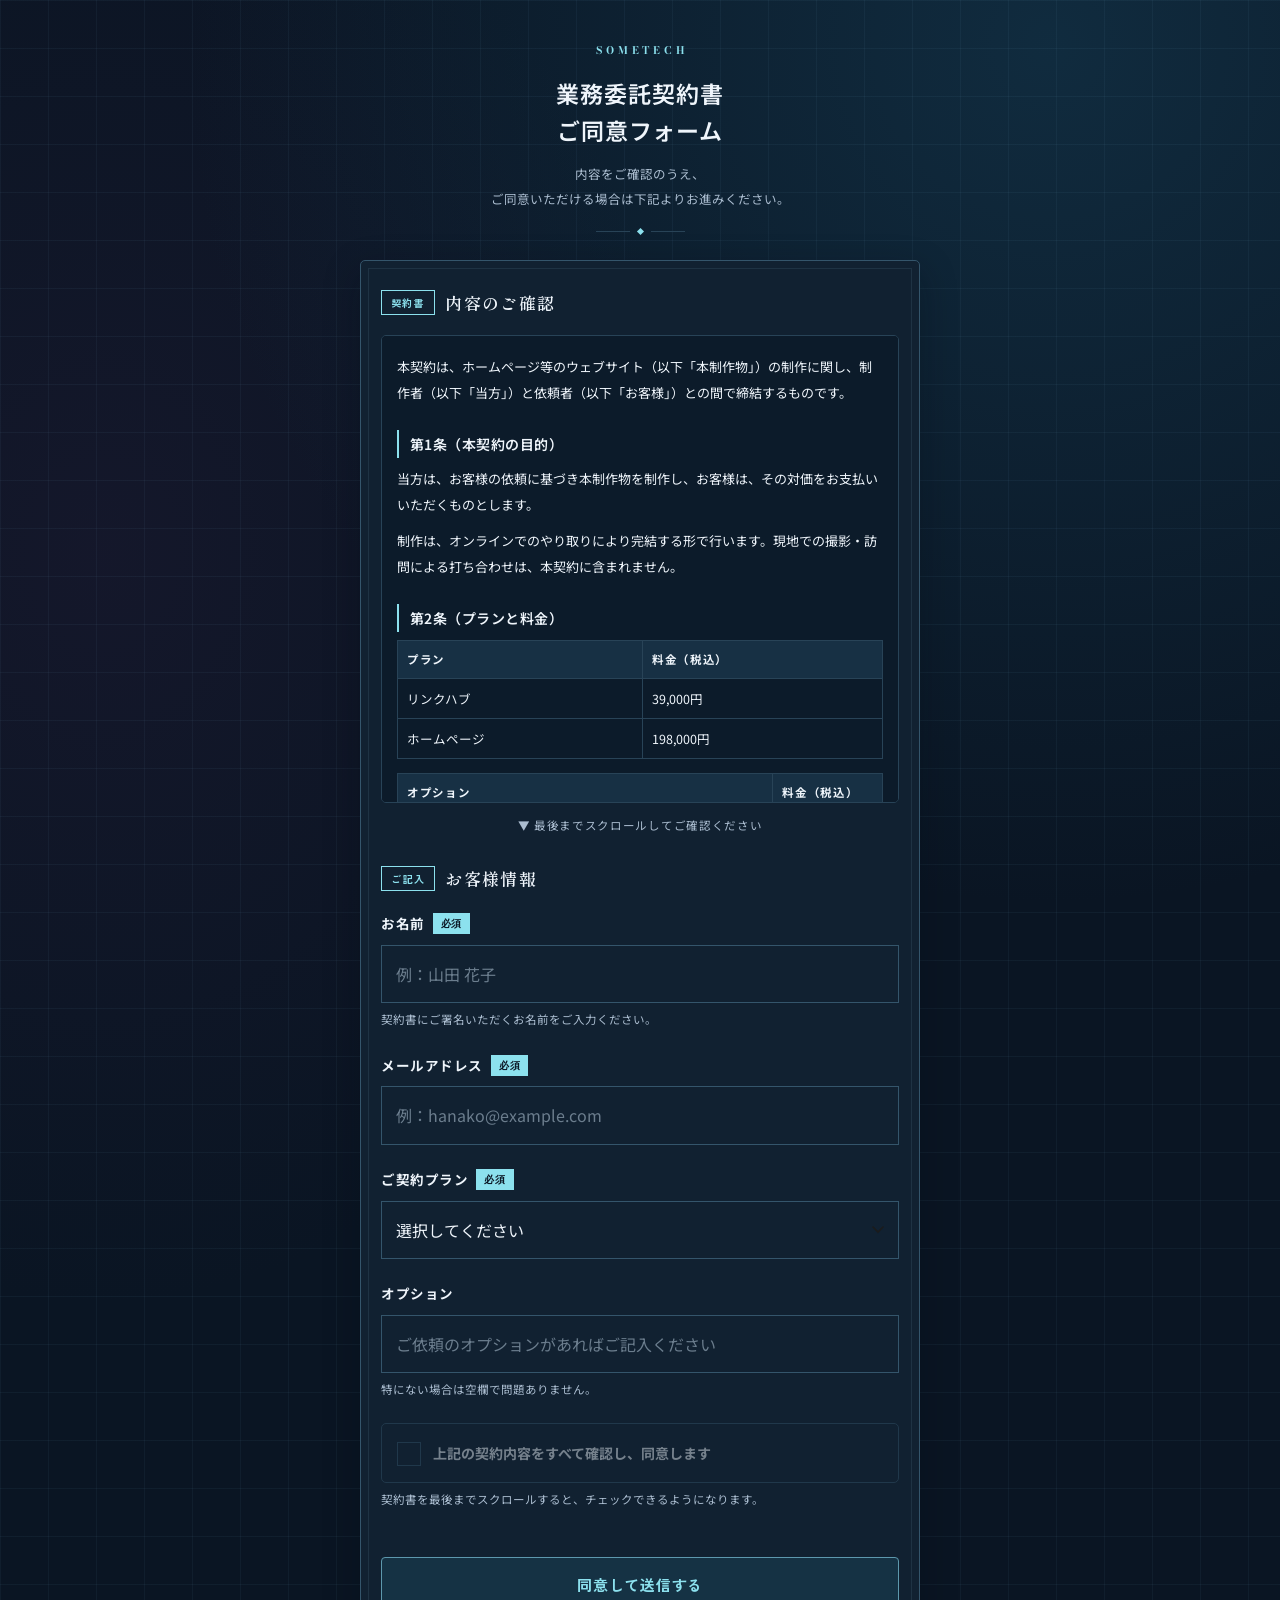
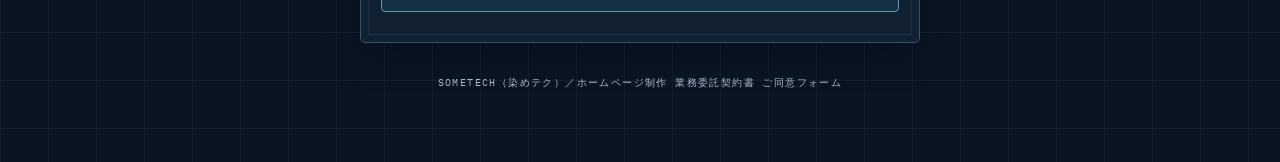
<file: keiyaku.html>
<!DOCTYPE html>
<html lang="ja">
<head>
<meta charset="UTF-8">
<meta name="viewport" content="width=device-width, initial-scale=1.0">
<title>ホームページ制作 業務委託契約書 ご同意フォーム</title>
<link rel="preconnect" href="https://fonts.googleapis.com">
<link rel="preconnect" href="https://fonts.gstatic.com" crossorigin>
<link href="https://fonts.googleapis.com/css2?family=Shippori+Mincho:wght@500;600;700&family=Bodoni+Moda:opsz,wght@6..96,600;6..96,700&family=Zen+Kaku+Gothic+New:wght@400;500;700&display=swap" rel="stylesheet">
<style>
:root{
  --ink:#1B1B1B;
  --paper:#F4F2ED;
  --white:#FCFBF8;
  --mute:#77756F;
  --rule:#1B1B1B;
  --hair:#D8D5CC;
  --accent:#D6482B;
}
*{margin:0;padding:0;box-sizing:border-box;}
html{-webkit-text-size-adjust:100%;}
body{
  font-family:"Zen Kaku Gothic New","Hiragino Kaku Gothic ProN",sans-serif;
  background:var(--paper);color:var(--ink);line-height:1.9;
  font-size:14px;
  -webkit-font-smoothing:antialiased;
  padding:34px 16px 70px;
}
.wrap{max-width:560px;margin:0 auto;}

/* ヘッダー */
.head{text-align:center;margin-bottom:26px;}
.head .eyebrow{
  display:inline-block;
  font-family:"Bodoni Moda",serif;font-weight:700;
  font-size:10.5px;letter-spacing:.38em;text-indent:.38em;
  color:var(--accent);
  margin-bottom:14px;
}
.head h1{
  font-family:"Shippori Mincho",serif;font-weight:600;
  font-size:23px;line-height:1.6;letter-spacing:.08em;
}
.head p{font-size:12.5px;margin-top:12px;color:var(--mute);line-height:2;}
.dots{display:flex;justify-content:center;align-items:center;gap:0;margin:18px 0 0;}
.dots span{width:34px;height:1px;background:var(--hair);}
.dots span:nth-child(2){width:5px;height:5px;background:var(--accent);transform:rotate(45deg);margin:0 8px;}

/* カード */
.card{
  position:relative;
  background:var(--white);border:1px solid var(--rule);
  padding:26px 20px 30px;margin-bottom:22px;
}
.card::before{
  content:"";position:absolute;inset:7px;
  border:1px solid rgba(113,159,188,.13);pointer-events:none;
}
.card > *{position:relative;}
.card.hide{display:none;}
.card h2{
  font-family:"Shippori Mincho",serif;font-weight:600;font-size:17px;
  letter-spacing:.08em;
  display:flex;align-items:center;gap:10px;margin-bottom:16px;
}
.card h2 .tag{
  font-family:"Zen Kaku Gothic New",sans-serif;
  font-size:10px;font-weight:700;letter-spacing:.14em;
  color:var(--accent);border:1px solid var(--accent);
  padding:2px 9px;white-space:nowrap;
}

/* 契約書本文 */
.doc{
  border:1px solid var(--hair);background:var(--paper);
  padding:18px 15px;max-height:52vh;overflow-y:auto;
  font-size:13px;line-height:2;-webkit-overflow-scrolling:touch;
}
.doc h3{
  font-family:"Shippori Mincho",serif;font-size:14px;font-weight:600;
  letter-spacing:.06em;
  margin:24px 0 8px;padding-left:11px;border-left:2px solid var(--accent);
}
.doc h3:first-child{margin-top:0;}
.doc p{margin-bottom:10px;}
.doc ul,.doc ol{margin:0 0 12px 20px;}
.doc li{margin-bottom:6px;}
.doc .b{font-weight:700;background:linear-gradient(transparent 68%, rgba(105,206,230,.28) 68%);}
.doc table{width:100%;border-collapse:collapse;margin:8px 0 14px;font-size:12.5px;}
.doc th,.doc td{border:1px solid var(--hair);padding:7px 9px;text-align:left;}
.doc th{background:#EDEAE2;font-weight:700;font-size:11.5px;letter-spacing:.06em;}
.scroll-note{
  font-size:11.5px;color:var(--mute);text-align:center;margin-top:12px;letter-spacing:.06em;
}
.scroll-note.done{color:var(--accent);font-weight:700;}

/* 入力 */
.field{margin-bottom:22px;}
label.q,.q{
  display:block;font-weight:700;font-size:13.5px;margin-bottom:8px;letter-spacing:.04em;
}
.badge{
  display:inline-block;font-size:10px;font-weight:700;letter-spacing:.08em;
  padding:1px 8px;margin-left:8px;vertical-align:2px;
}
.badge.req{background:var(--accent);color:#fff;}
input[type=text],input[type=email],select{
  width:100%;font:inherit;font-size:16px;
  border:1px solid var(--rule);background:var(--white);
  padding:13px 14px;border-radius:0;
  -webkit-appearance:none;appearance:none;
}
select{
  background-image:url("data:image/svg+xml;charset=utf8,%3Csvg xmlns='http://www.w3.org/2000/svg' width='12' height='8'%3E%3Cpath d='M1 1l5 5 5-5' stroke='%231B1B1B' stroke-width='1.6' fill='none' stroke-linecap='round'/%3E%3C/svg%3E");
  background-repeat:no-repeat;background-position:right 14px center;padding-right:40px;
}
input:focus,select:focus,button:focus-visible{outline:2px solid var(--accent);outline-offset:2px;}
.hint{font-size:11.5px;color:var(--mute);margin-top:6px;line-height:1.9;}
.err{display:none;color:var(--accent);font-size:12px;font-weight:700;margin-top:6px;}
.field.bad .err{display:block;}
.field.bad input[type=text],.field.bad input[type=email],.field.bad select{border-color:var(--accent);}

/* 同意チェック */
.agree{
  display:flex;align-items:flex-start;gap:12px;
  border:1px solid var(--rule);background:var(--white);
  padding:16px 15px;cursor:pointer;user-select:none;
  font-size:14px;font-weight:700;line-height:1.9;
}
.agree.on{background:rgba(105,206,230,.06);border-color:var(--accent);}
.agree input{position:absolute;opacity:0;pointer-events:none;}
.agree .mark{
  flex-shrink:0;width:24px;height:24px;margin-top:2px;
  border:1px solid var(--rule);background:var(--white);
  display:flex;align-items:center;justify-content:center;
}
.agree .mark::after{
  content:"";display:none;width:6px;height:12px;margin-top:-4px;
  border:solid var(--accent);border-width:0 2.5px 2.5px 0;transform:rotate(45deg);
}
.agree.on .mark::after{display:block;}
.agree.locked{opacity:.45;}

/* ボタン */
.btn{
  font-family:"Zen Kaku Gothic New",sans-serif;
  font-weight:700;font-size:15px;letter-spacing:.05em;
  border:1px solid rgba(105,206,230,.5);
  background:linear-gradient(180deg, rgba(105,206,230,.13) 0%, rgba(105,206,230,.07) 100%);
  color:#a2e8f4;
  padding:16px 10px;cursor:pointer;width:100%;
  box-shadow:5px 5px 0 rgba(113,159,188,.16);
  margin-top:24px;border-radius:0;
  transition:transform .18s,box-shadow .18s,background .18s;
}
.btn:active{
  transform:translate(3px,3px);box-shadow:2px 2px 0 rgba(113,159,188,.16);
  background:linear-gradient(180deg, rgba(105,206,230,.2) 0%, rgba(105,206,230,.12) 100%);
}
.btn[disabled]{opacity:.5;cursor:default;}
.sending{display:none;text-align:center;font-weight:700;margin-top:14px;font-size:13px;color:var(--mute);}
.sending.show{display:block;}
.spinner{
  display:inline-block;width:15px;height:15px;vertical-align:-3px;margin-right:7px;
  border:2px solid var(--hair);border-top-color:var(--accent);border-radius:50%;
  animation:spin .8s linear infinite;
}
@keyframes spin{to{transform:rotate(360deg);}}
@media (prefers-reduced-motion:reduce){.spinner{animation:none;}}

/* 完了 */
.done{display:none;text-align:center;}
.done.show{display:block;}
.done .icon{
  width:72px;height:72px;margin:8px auto 18px;border-radius:50%;
  background:var(--white);border:1px solid var(--rule);
  display:flex;align-items:center;justify-content:center;
  font-size:30px;color:var(--accent);
}
.done h2{justify-content:center;}
.done p{font-size:13.5px;margin-top:10px;line-height:2;}
.note{
  font-size:11.5px;color:var(--mute);background:var(--paper);
  border:1px dashed var(--hair);
  padding:12px 13px;margin-top:16px;text-align:left;line-height:2;
}
.foot{text-align:center;font-size:10px;letter-spacing:.14em;color:var(--mute);margin-top:30px;}
.brandmark{
  margin-top:28px;padding-top:20px;border-top:1px solid var(--hair);
  font-family:"Bodoni Moda",serif;font-weight:700;
  font-size:14px;letter-spacing:.3em;text-indent:.3em;color:var(--ink);text-align:center;
}
.brandmark span{
  display:block;margin-top:7px;
  font-family:"Zen Kaku Gothic New",sans-serif;
  font-size:10px;font-weight:500;letter-spacing:.3em;text-indent:.3em;color:var(--mute);
}
</style>
<meta name="robots" content="noindex">
<link href="https://fonts.googleapis.com/css2?family=Cinzel:wght@600&amp;family=IBM+Plex+Mono:wght@400;500&amp;family=Noto+Sans+JP:wght@400;500;600;700&amp;display=swap" rel="stylesheet">
<link rel="stylesheet" href="chroma.css">
<link rel="stylesheet" href="chroma-detail.css">
</head>
<body>
<div class="wrap">

  <header class="head">
    <span class="eyebrow">SOMETECH</span>
    <h1>業務委託契約書<br>ご同意フォーム</h1>
    <p>内容をご確認のうえ、<br>ご同意いただける場合は下記よりお進みください。</p>
    <div class="dots" aria-hidden="true"><span></span><span></span><span></span></div>
  </header>

  <!-- ===== 契約書本文 ===== -->
  <section class="card" id="main-card">
    <h2><span class="tag">契約書</span>内容のご確認</h2>

    <div class="doc" id="doc">
      <p>本契約は、ホームページ等のウェブサイト（以下「本制作物」）の制作に関し、制作者（以下「当方」）と依頼者（以下「お客様」）との間で締結するものです。</p>

      <h3>第1条（本契約の目的）</h3>
      <p>当方は、お客様の依頼に基づき本制作物を制作し、お客様は、その対価をお支払いいただくものとします。</p>
      <p>制作は、オンラインでのやり取りにより完結する形で行います。現地での撮影・訪問による打ち合わせは、本契約に含まれません。</p>

      <h3>第2条（プランと料金）</h3>
      <table>
        <tr><th>プラン</th><th>料金（税込）</th></tr>
        <tr><td>リンクハブ</td><td>39,000円</td></tr>
        <tr><td>ホームページ</td><td>198,000円</td></tr>
      </table>
      <table>
        <tr><th>オプション</th><th>料金（税込）</th></tr>
        <tr><td>文字ロゴの作成</td><td>20,000円</td></tr>
        <tr><td>動画の追加（2本目から1本につき・3本まで）</td><td>5,000円</td></tr>
        <tr><td>ページの追加（1ページにつき。メニューからの移動を含む）</td><td>20,000円</td></tr>
        <tr><td>独自ドメインの設定代行</td><td>5,000円</td></tr>
        <tr><td>お急ぎでの制作（通常の半分の期間）</td><td>制作費の40%増</td></tr>
      </table>
      <p>各プランに含まれる内容は、別途ご案内する料金表のとおりとします。</p>
      <p>ホームページプランにおけるスタッフ紹介の掲載人数に、制限はありません。</p>
      <p>ホームページプランの本制作物は、ページ内の見出しへ移動できる目次メニューを備えた<span class="b">1ページ構成</span>を基本とします。独立した別のページを追加される場合は、上記オプション「ページの追加」にて対応します。</p>
      <p>なお、メニュー内容の詳細な紹介、スタッフお一人ずつの詳しい紹介など、大幅に情報量が増える場合は、別途お見積りのうえご相談とさせていただきます。</p>

      <h3>第3条（お支払い）</h3>
      <ol>
        <li>お支払い方法は銀行振込のみとし、振込手数料はお客様のご負担とします。</li>
        <li>お支払いは<span class="b">ご契約時に半額、完成後・お渡し前に残り半額</span>の2回に分けるものとします。</li>
        <li>完成からお渡しまでの流れは次のとおりです。
          <ol>
            <li>当方が、完成した本制作物を確認用URLにてご提示します</li>
            <li>お客様が内容をご確認のうえ、ご承認ください</li>
            <li>ご承認後、当方より残金をご請求します</li>
            <li>ご入金を確認した後、本公開およびデータのお渡しを行います</li>
          </ol>
        </li>
        <li>残金は、ご請求後3営業日以内にお振込みください。</li>
      </ol>

      <h3>第4条（制作期間）</h3>
      <ol>
        <li>制作期間の目安は、リンクハブプランで<span class="b">1週間から2週間</span>、ホームページプランで<span class="b">1か月から1か月半</span>とします。</li>
        <li>前項の期間は、制作に必要なお写真・文章・情報がすべて揃った時点から起算します。</li>
        <li>お客様のご確認をお待ちしている期間は、<span class="b">前2項の期間に含みません。</span></li>
        <li>複数のご依頼が重なった場合は、ご契約の順に着手します。着手の時期は、ご契約時にご案内します。</li>
      </ol>

      <h3>第5条（修正）</h3>
      <p style="font-weight:700;margin-top:10px;">【完成後の修正】</p>
      <ol>
        <li>完成した本制作物をご確認いただいた後の修正は、文章の直しおよび写真の差し替えを対象として<span class="b">2回まで無料</span>とします。3回目以降は、1回につき5,000円（税込）を申し受けます。</li>
        <li>デザインの方向性の作り直し、または全体構成の大きな変更をご希望の場合は、<span class="b">制作費の50%</span>を申し受けます。</li>
      </ol>
      <p style="font-weight:700;">【ラフ案段階の修正】</p>
      <ol start="3">
        <li>制作途中のラフ案の段階における色味・写真・文言などの調整は、<span class="b">回数の制限なく無料</span>で対応します。</li>
        <li>ラフ案の段階でデザインの方向性を大きく変更される場合は、<span class="b">1回まで無料</span>とします。2回目以降は、制作費の50%を申し受けます。</li>
      </ol>

      <h3>第6条（公開後の更新サポート）</h3>
      <ol>
        <li>ホームページプランには、公開後3か月間、<span class="b">月1回まで</span>の更新サポート（アフターケア）が含まれます。リンクハブプランには含まれません。</li>
        <li>1回の更新で対応する内容は、文章の差し替え（メニュー内容、料金、営業時間など）、写真の入れ替え、キャンペーン告知の追加および削除とします。</li>
        <li>複数箇所のご依頼は、まとめてお送りいただくことで1回として対応します。</li>
        <li>デザインの変更、および新たなセクションの追加は更新サポートに含みません。別途お見積りします。</li>
        <li>ご利用のなかった月を翌月へ繰り越すことはできません。</li>
      </ol>

      <h3>第7条（お客様にご用意いただくもの）</h3>
      <ol>
        <li>本制作物に使用する写真および文章は、お客様に権利があるもの、または使用許諾を得たものをご提供ください。</li>
        <li>既存のウェブサイトやロゴをそのまま模倣する制作はお受けできません。</li>
        <li>掲載内容（料金・営業時間・サービス内容等）の最終確認は、お客様にて行っていただきます。</li>
      </ol>

      <h3>第8条（サーバーおよびドメイン）</h3>
      <ol>
        <li>本制作物を公開するサーバーおよびドメインは、<span class="b">お客様名義でのご契約</span>とし、費用はお客様のご負担とします。</li>
        <li>当方は、お客様のクレジットカード情報および各種パスワードをお預かりしません。</li>
        <li>無料の公開先を利用する場合、この限りではありません。</li>
      </ol>

      <h3>第9条（著作権）</h3>
      <ol>
        <li>本制作物の著作権は、<span class="b">残金のご入金を当方が確認した時点</span>をもって、お客様に移転します。</li>
        <li>前項の移転前において、確認用ページを含む本制作物の内容を無断で使用、複製、改変すること、および第三者へ共有することを禁じます。</li>
        <li>お客様よりご提供いただいた写真・文章の権利は、お客様に帰属します。</li>
        <li>当方は、完成した本制作物を実績としてウェブサイト等に掲載する場合があります。掲載を希望されない場合は、あらかじめお申し出ください。</li>
      </ol>

      <h3>第10条（連絡が途絶えた場合）</h3>
      <ol>
        <li>お客様からのご連絡がないまま<span class="b">1週間</span>が経過した場合、当方は制作を一時中断します。</li>
        <li>さらにご連絡がないまま<span class="b">2週間</span>が経過した場合、本契約は終了とします。この場合、お支払い済みの前金は返金いたしません。</li>
        <li>ご都合により作業を進められない期間がある場合は、あらかじめお知らせください。日程を調整します。</li>
      </ol>

      <h3>第11条（キャンセル）</h3>
      <ol>
        <li>制作着手前のキャンセルは、お支払い済みの金額を全額返金します。</li>
        <li>制作着手後のキャンセルは、前金の返金はいたしません。残金のお支払いは不要です。</li>
        <li>残金のご入金後のキャンセルおよび返金はお受けできません。</li>
      </ol>

      <h3>第12条（連絡方法）</h3>
      <ol>
        <li>ご相談および制作中のやり取りは、公式LINEにて行います。</li>
        <li>お見積り、お申し込み、ご請求、納品に関するご連絡は、メールにて行います。</li>
      </ol>

      <h3>第13条（免責）</h3>
      <ol>
        <li>当方は、本制作物の公開により集客・売上等の成果を保証するものではありません。</li>
        <li>サーバー会社やドメイン提供元など、第三者のサービスに起因する不具合について、当方は責任を負いません。</li>
        <li>お客様よりご提供いただいた情報の誤りに起因する損害について、当方は責任を負いません。</li>
      </ol>

      <h3>第14条（協議）</h3>
      <p>本契約に定めのない事項、または解釈に疑義が生じた事項については、双方誠意をもって協議のうえ解決するものとします。</p>

      <h3>制作者</h3>
      <p>染めテク　清水良平<br>
      所在地：群馬県藤岡市中920-1　フォーリーフスA<br>
      （電話番号は、ご請求があれば遅滞なく開示します）<br>
      メール：sometech.lp.2026@gmail.com</p>
    </div>

    <p class="scroll-note" id="scroll-note">▼ 最後までスクロールしてご確認ください</p>

    <h2 style="margin-top:26px;"><span class="tag">ご記入</span>お客様情報</h2>

    <div class="field" data-key="name">
      <label class="q" for="f-name">お名前<span class="badge req">必須</span></label>
      <input type="text" id="f-name" autocomplete="name" placeholder="例：山田 花子">
      <p class="hint">契約書にご署名いただくお名前をご入力ください。</p>
      <p class="err">お名前を入力してください</p>
    </div>

    <div class="field" data-key="email">
      <label class="q" for="f-email">メールアドレス<span class="badge req">必須</span></label>
      <input type="email" id="f-email" autocomplete="email" inputmode="email" placeholder="例：hanako@example.com">
      <p class="err">メールアドレスの形式をご確認ください</p>
    </div>

    <div class="field" data-key="plan">
      <label class="q" for="f-plan">ご契約プラン<span class="badge req">必須</span></label>
      <select id="f-plan">
        <option value="">選択してください</option>
        <option value="リンクハブ（39,000円）">リンクハブ（39,000円）</option>
        <option value="ホームページ（198,000円）">ホームページ（198,000円）</option>
      </select>
      <p class="err">プランを選択してください</p>
    </div>

    <div class="field" data-key="option">
      <label class="q" for="f-option">オプション</label>
      <input type="text" id="f-option" placeholder="ご依頼のオプションがあればご記入ください">
      <p class="hint">特にない場合は空欄で問題ありません。</p>
    </div>

    <div class="field" data-key="agree">
      <label class="agree locked" id="agree-box">
        <input type="checkbox" id="f-agree" disabled>
        <span class="mark"></span>
        <span>上記の契約内容をすべて確認し、同意します</span>
      </label>
      <p class="hint" id="agree-hint">契約書を最後までスクロールすると、チェックできるようになります。</p>
      <p class="err">同意のチェックをお願いします</p>
    </div>

    <button type="button" class="btn" id="send-btn">同意して送信する</button>
    <p class="sending" id="sending"><span class="spinner"></span>送信しています…そのままお待ちください</p>
  </section>

  <!-- ===== 完了 ===== -->
  <section class="card done" id="done-card">
    <div class="icon">✓</div>
    <h2>ご同意ありがとうございます</h2>
    <p>契約内容へのご同意を受け付けました。<br>
    このあと、お支払いのご案内をメールでお送りします。</p>
    <p class="note">送信いただいた内容の控えを、当方にて記録しております。契約書の内容をご確認されたい場合は、いつでもお申し付けください。</p>
    <p class="brandmark">SOMETECH<span>染めテク</span></p>
  </section>

  <p class="foot">SOMETECH（染めテク）／ホームページ制作 業務委託契約書 ご同意フォーム</p>
</div>

<script>
/* ============================================================
   設定：申し込みフォームと同じGASのURLを貼ります
   ============================================================ */
const GAS_URL = "https://script.google.com/macros/s/AKfycbxUhbZFlsMXtw9Hzc1ab8SGm_kiLDlTcmQ9wUZ0a7luOOLR0lx1734dytqf5A0PTv7L/exec";

/* ---------- 最後までスクロールしたら同意欄を解放 ---------- */
const doc = document.getElementById("doc");
const agreeBox = document.getElementById("agree-box");
const agreeInput = document.getElementById("f-agree");
const scrollNote = document.getElementById("scroll-note");
const agreeHint = document.getElementById("agree-hint");

function unlock(){
  if(!agreeInput.disabled) return;
  agreeInput.disabled = false;
  agreeBox.classList.remove("locked");
  scrollNote.textContent = "✓ 最後までご確認いただきました";
  scrollNote.classList.add("done");
  agreeHint.textContent = "内容にご同意いただける場合はチェックしてください。";
}
doc.addEventListener("scroll", ()=>{
  if(doc.scrollTop + doc.clientHeight >= doc.scrollHeight - 40) unlock();
});
/* 画面が大きくスクロール不要な場合も解放 */
if(doc.scrollHeight <= doc.clientHeight + 40) unlock();

agreeInput.addEventListener("change", ()=>{
  agreeBox.classList.toggle("on", agreeInput.checked);
});

/* ---------- 送信 ---------- */
function markBad(key,bad){
  const f = document.querySelector('.field[data-key="'+key+'"]');
  if(f) f.classList.toggle("bad",bad);
  return bad;
}
document.getElementById("send-btn").addEventListener("click", async ()=>{
  const name  = document.getElementById("f-name").value.trim();
  const email = document.getElementById("f-email").value.trim();
  const plan  = document.getElementById("f-plan").value;
  const option= document.getElementById("f-option").value.trim();

  const bads = [];
  if(markBad("name", name==="")) bads.push("name");
  if(markBad("email", !/^[^\s@]+@[^\s@]+\.[^\s@]+$/.test(email))) bads.push("email");
  if(markBad("plan", plan==="")) bads.push("plan");
  if(markBad("agree", !agreeInput.checked)) bads.push("agree");
  if(bads.length){
    document.querySelector('.field[data-key="'+bads[0]+'"]').scrollIntoView({behavior:"smooth",block:"center"});
    return;
  }

  if(!GAS_URL){ alert("送信先がまだ設定されていません（テスト表示中です）"); return; }

  const btn = document.getElementById("send-btn");
  btn.disabled = true;
  document.getElementById("sending").classList.add("show");

  const payload = {
    formType: "契約同意",
    name: name,
    email: email,
    plan: plan,
    option: option,
    agreed: "同意する",
    agreedAt: new Date().toLocaleString("ja-JP",{timeZone:"Asia/Tokyo"}),
    contractVersion: "2026-09版",
    userAgent: navigator.userAgent
  };

  try{
    const res = await fetch(GAS_URL,{
      method:"POST",
      headers:{"Content-Type":"text/plain;charset=utf-8"},
      body: JSON.stringify(payload)
    });
    if(!res.ok) throw new Error("bad status");
    const result = await res.json();
    if(result.ok !== true) throw new Error("受付処理に失敗しました");
    document.getElementById("main-card").classList.add("hide");
    document.getElementById("done-card").classList.add("show");
    window.scrollTo({top:0,behavior:"smooth"});
  }catch(e){
    alert("送信に失敗しました。電波の良い場所でもう一度お試しください。\n何度も失敗する場合は、お手数ですがLINEでご連絡ください。");
    btn.disabled = false;
  }finally{
    document.getElementById("sending").classList.remove("show");
  }
});
</script>
</body>
</html>
</file>
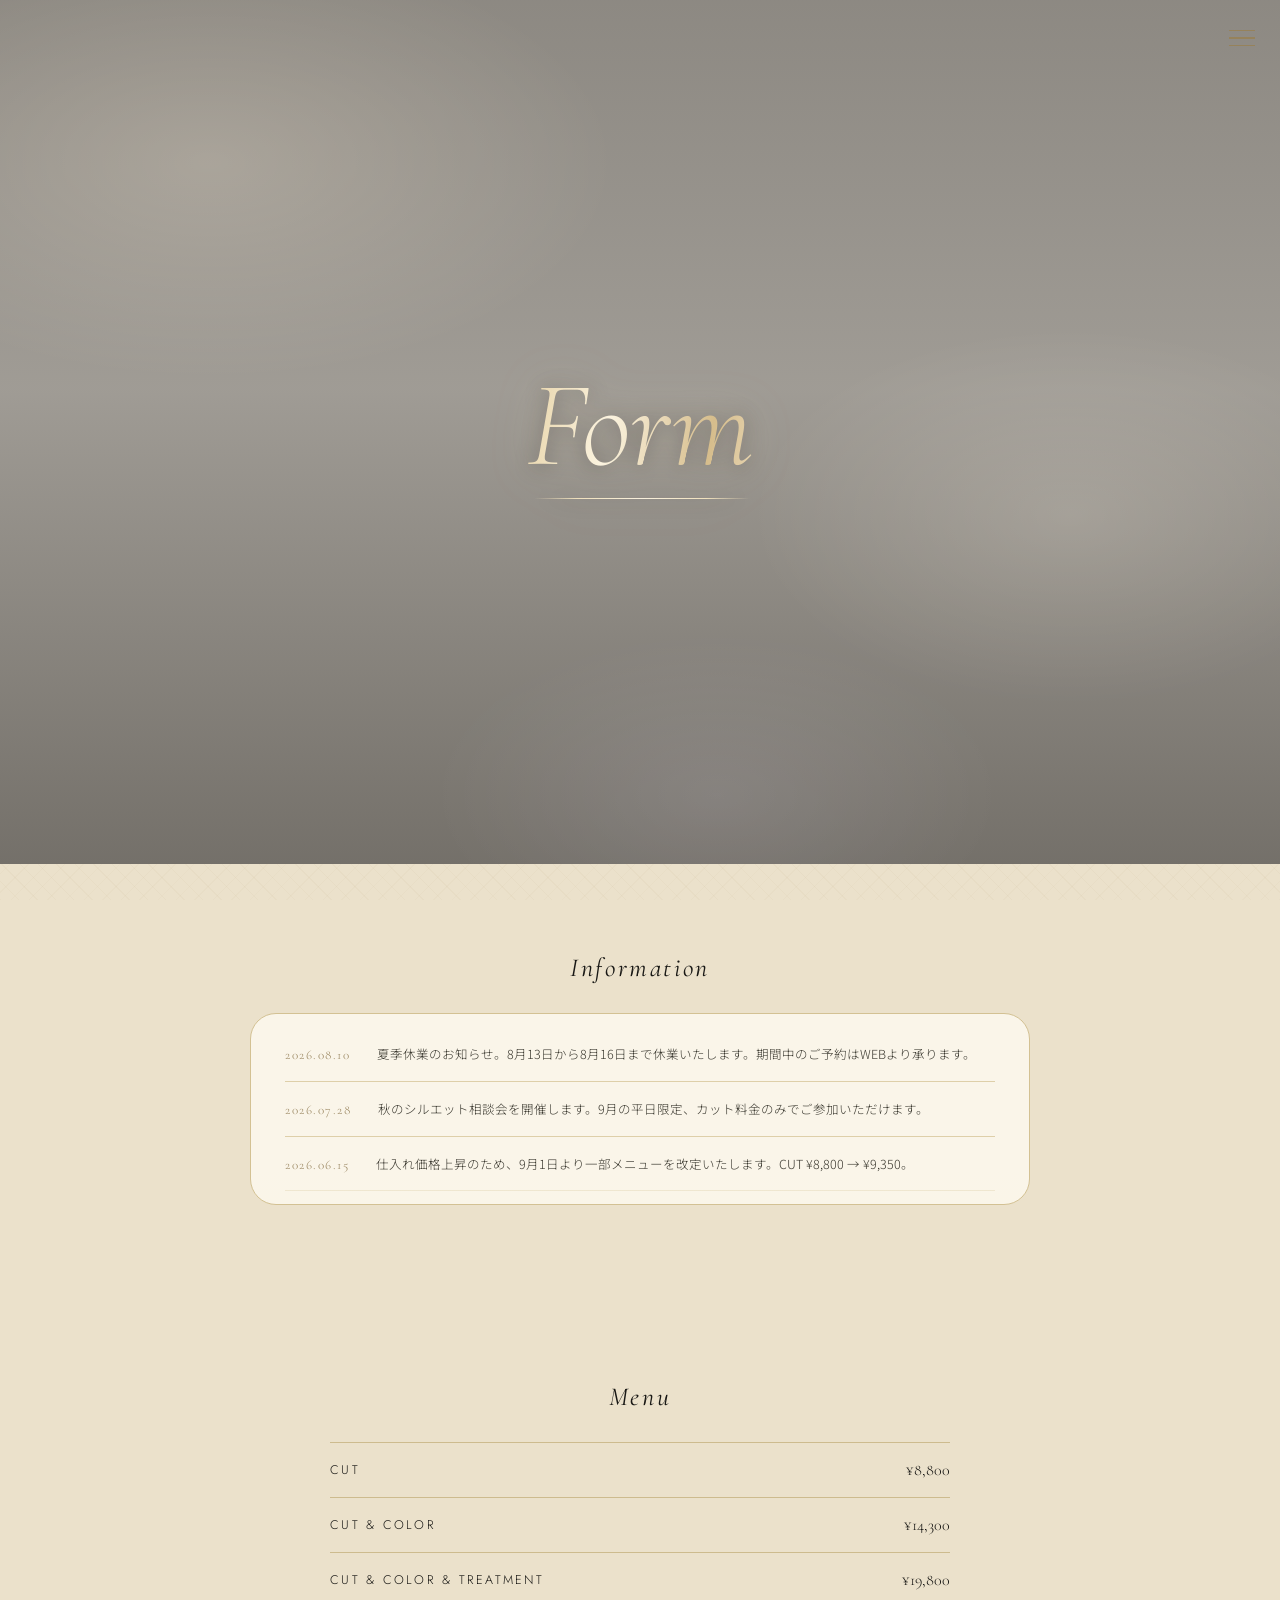
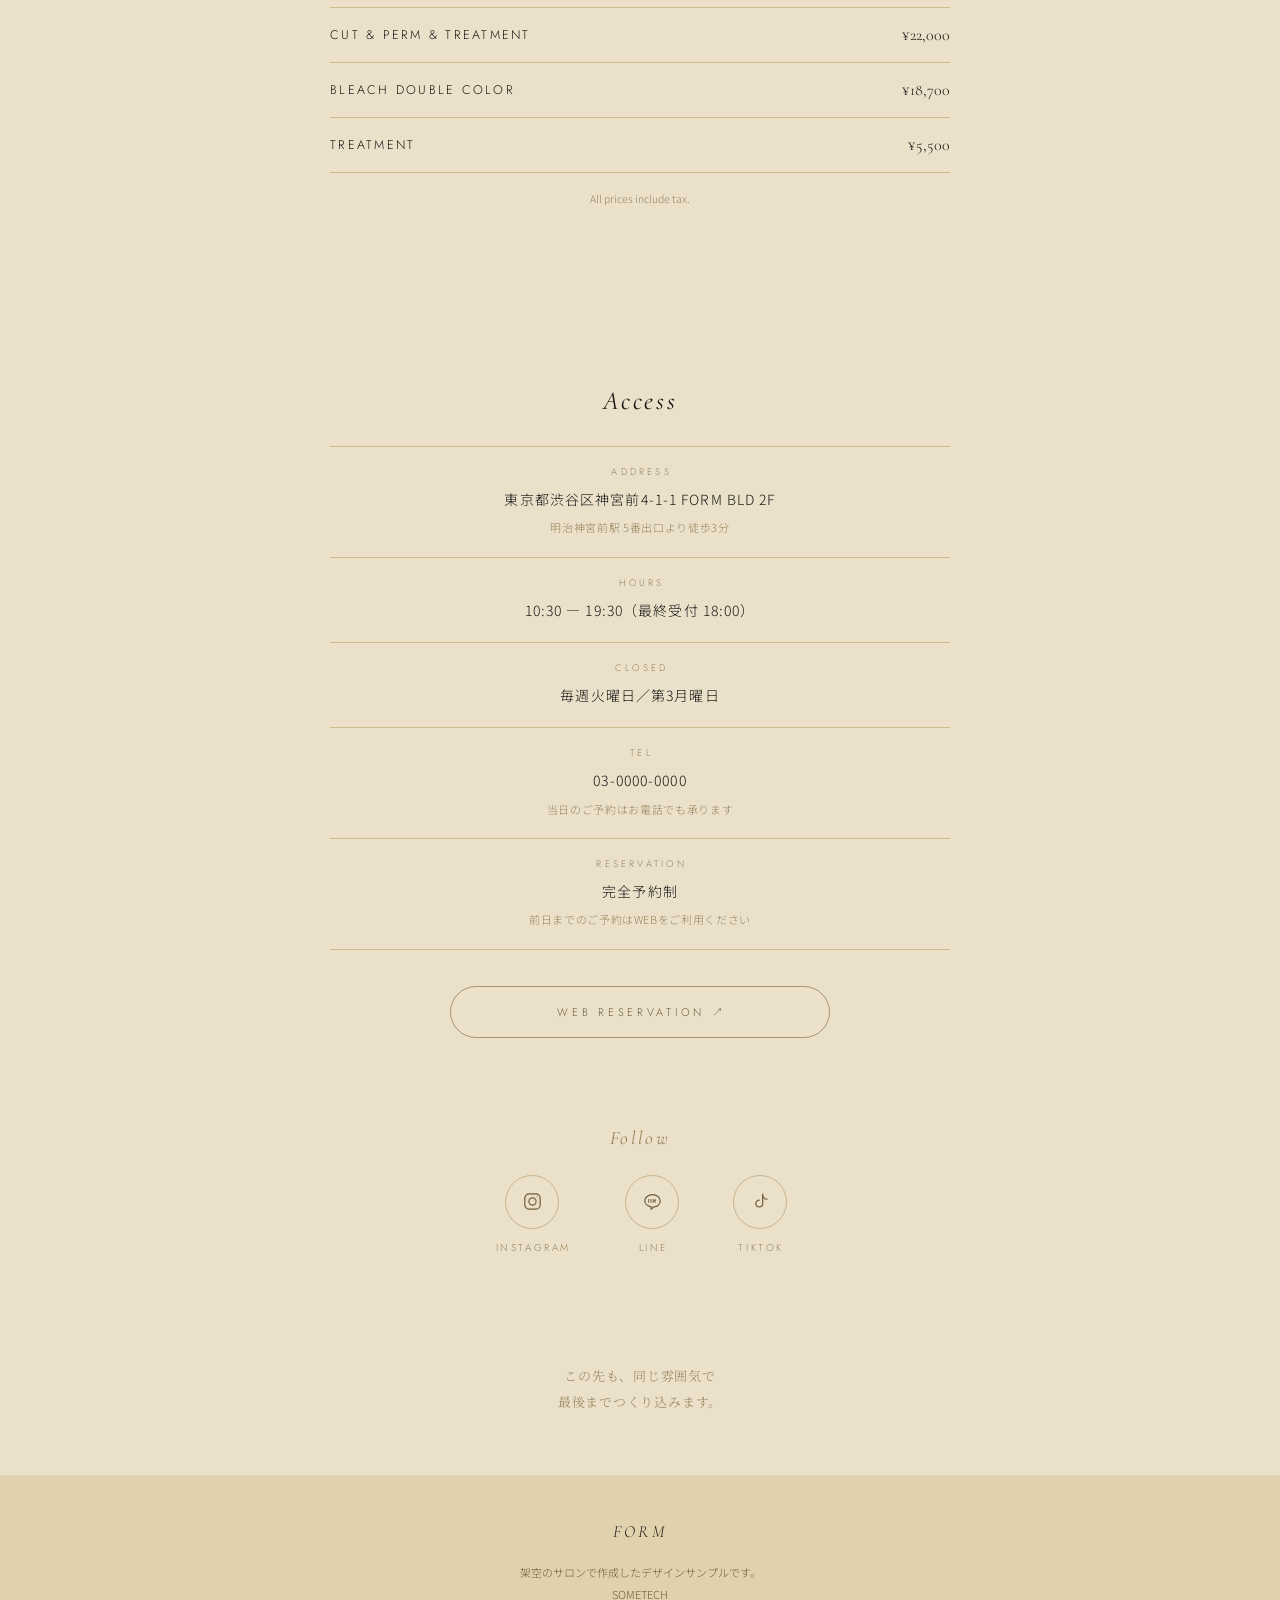
<file: sample-form.html>
<!DOCTYPE html>
<html lang="ja">
<head>
<meta charset="UTF-8">
<meta name="viewport" content="width=device-width, initial-scale=1.0">
<meta name="robots" content="noindex">
<title>デザインサンプル｜FORM</title>
<link rel="preconnect" href="https://fonts.googleapis.com">
<link rel="preconnect" href="https://fonts.gstatic.com" crossorigin>
<link href="https://fonts.googleapis.com/css2?family=Cormorant+Garamond:ital,wght@0,300;0,400;1,300;1,400&family=Jost:wght@200;300;400&family=Noto+Sans+JP:wght@200;300;400;500&family=Noto+Serif+JP:wght@300;400&display=swap" rel="stylesheet">
<style>
*{margin:0;padding:0;box-sizing:border-box;}
html{-webkit-text-size-adjust:100%;}
body{color:#191815;font-family:"Noto Sans JP",sans-serif;font-weight:300;
  background-color:#ebe1cb;
  background-image:
    radial-gradient(130% 70% at 50% 0%,rgba(255,249,234,.75),rgba(255,249,234,0) 62%),
    repeating-linear-gradient(45deg,rgba(172,146,96,.055) 0 1px,rgba(172,146,96,0) 1px 13px),
    repeating-linear-gradient(-45deg,rgba(172,146,96,.045) 0 1px,rgba(172,146,96,0) 1px 13px);
  background-attachment:fixed;}

.rv{opacity:0;transform:translateY(18px);transition:opacity .7s ease,transform .7s ease;}
.rv.in{opacity:1;transform:none;}
section{padding:70px 28px;}
@media (min-width:700px){
  section{max-width:860px;margin:0 auto;padding:88px 40px;}
}

/* ===== ファーストビュー（背景＝店内スライドショー動画） ===== */
.fv{position:relative;min-height:88svh;display:flex;overflow:hidden;background:#ebe1cb;}
.fv .stage{position:absolute;inset:0;overflow:hidden;background:#ddd9d2;}
.fv .stage video{width:100%;height:100%;object-fit:cover;object-position:center 55%;display:block;
  filter:brightness(1.03) saturate(1.06) blur(1.2px);transform:scale(1.015);}
.fv .veil{position:absolute;inset:0;pointer-events:none;
  background:linear-gradient(rgba(30,26,20,.38),rgba(30,26,20,.30) 45%,rgba(30,26,20,.52));}

.fv .bloom{position:absolute;inset:-10%;z-index:1;pointer-events:none;mix-blend-mode:screen;
  background:
    radial-gradient(38% 30% at 22% 24%,rgba(255,224,178,.20),rgba(255,224,178,0) 70%),
    radial-gradient(30% 26% at 78% 58%,rgba(255,236,206,.16),rgba(255,236,206,0) 70%),
    radial-gradient(26% 22% at 55% 85%,rgba(226,214,255,.10),rgba(226,214,255,0) 70%);
  animation:bloomDrift 18s ease-in-out infinite alternate;}
@keyframes bloomDrift{from{transform:translate(0,0);}to{transform:translate(3%,-2.5%);}}
.fv .inner{position:relative;z-index:2;text-align:center;width:100%;padding:34px 26px;
  display:flex;flex-direction:column;align-items:center;
  color:#f4f1ea;text-shadow:0 1px 14px rgba(20,16,10,.45);}
.big{font-family:"Cormorant Garamond",serif;font-style:italic;font-weight:300;
  font-size:22vw;line-height:1;}
@media (min-width:700px){.big{font-size:clamp(120px,15vw,180px);}}

/* 登場演出：上から順のリレー */
body:not(.intro) .fv .inner > *{opacity:0;}
.fv .big{margin-top:auto;margin-bottom:auto;display:inline-block;position:relative;padding-bottom:12px;
  background:linear-gradient(100deg,
    #e7d3a8 0%,#fbf3df 14%,#d6bd8c 30%,#f6ecd6 46%,
    #cdb684 62%,#fdf8ea 78%,#e7d3a8 100%);
  background-size:280% 100%;
  -webkit-background-clip:text;background-clip:text;
  color:transparent;-webkit-text-fill-color:transparent;
  text-shadow:none;
  filter:drop-shadow(0 1px 10px rgba(20,16,10,.38)) drop-shadow(0 0 22px rgba(244,222,176,.28));
  animation:sheen 9s ease-in-out infinite;}
@keyframes sheen{
  0%{background-position:0% 0;}
  50%{background-position:100% 0;}
  100%{background-position:0% 0;}
}
.fv .big::after{content:"";position:absolute;left:.06em;right:.02em;bottom:0;height:1px;
  background:linear-gradient(90deg,rgba(231,211,168,0),#efe0bc 20%,#f8f0dc 50%,#efe0bc 80%,rgba(231,211,168,0));
  transform:scaleX(0);transform-origin:center;}
body.intro .big{animation:fadeUp 1.4s ease .35s both,sheen 9s ease-in-out 1.75s infinite;}
body.intro .big::after{animation:growline 1.4s cubic-bezier(.2,.8,.2,1) .35s both;}
@keyframes growline{from{transform:scaleX(0);}to{transform:scaleX(1);}}
@keyframes fadeUp{from{opacity:0;transform:translateY(16px);}to{opacity:1;transform:none;}}

/* ===== 見出し ===== */
h2{text-align:center;margin-bottom:30px;}
h2 .tt{display:block;font-family:"Cormorant Garamond",serif;font-style:italic;font-weight:400;font-size:26px;letter-spacing:.1em;}

/* ===== 01 Information（箱の中だけスクロール） ===== */
.newsbox{position:relative;background:rgba(255,252,243,.78);border:1px solid #d3c193;max-width:560px;margin:0 auto;border-radius:26px;overflow:hidden;}
.newsbox .scroller{max-height:198px;overflow-y:auto;padding:24px 24px;
  scrollbar-width:thin;scrollbar-color:#b3afa5 transparent;}
.newsbox .scroller::-webkit-scrollbar{width:4px;}
.newsbox .scroller::-webkit-scrollbar-thumb{background:#b3afa5;border-radius:2px;}
.newsbox::after{content:"";position:absolute;left:1px;right:1px;bottom:1px;height:32px;pointer-events:none;border-radius:0 0 26px 26px;
  background:linear-gradient(rgba(253,249,238,0),#faf5e8);}
.news{list-style:none;text-align:left;}
.news li{padding:13px 0;border-top:1px solid #decfa9;}
.news li:first-child{border-top:none;padding-top:0;}
.news li:last-child{padding-bottom:0;}
.news time{display:block;margin-bottom:4px;font-family:"Cormorant Garamond",serif;font-size:13px;letter-spacing:.12em;color:#96825b;}
.news p{font-size:11.5px;line-height:1.9;color:#3a382f;}
@media (min-width:700px){
  .newsbox{max-width:none;}
  .newsbox .scroller{padding:28px 34px;max-height:210px;}
  .news li{display:flex;gap:26px;align-items:baseline;padding:15px 0;}
  .news time{flex:0 0 auto;margin-bottom:0;}
  .news p{font-size:12.5px;}
}

/* ===== 02 Menu ===== */
.tbl{width:100%;max-width:420px;margin:0 auto;border-collapse:collapse;font-size:12.5px;}
.tbl td{border-top:1px solid #cdbb8e;padding:17px 0;}
.tbl td:first-child{font-family:"Jost",sans-serif;font-weight:300;letter-spacing:.18em;text-transform:uppercase;}
.tbl td:last-child{text-align:right;font-family:"Cormorant Garamond",serif;font-size:16px;white-space:nowrap;}
.tbl tr:last-child td{border-bottom:1px solid #cdbb8e;}
.note{max-width:420px;margin:16px auto 0;font-size:10.5px;line-height:1.9;color:#96825b;text-align:center;}

/* ===== 追従する予約ボタン（スマホ・チャット幅のみ） ===== */
.fixcta{display:none;}
@media (max-width:1099px){
  .fixcta{display:block;position:fixed;left:0;right:0;bottom:0;z-index:20;
    padding:12px 18px calc(12px + env(safe-area-inset-bottom));
    background:linear-gradient(rgba(235,225,203,0),rgba(235,225,203,.10) 60%,rgba(233,221,196,.16));
    transform:translateY(120%);opacity:0;transition:transform .5s cubic-bezier(.2,.8,.2,1),opacity .5s ease;
    pointer-events:none;}
  .fixcta.show{transform:none;opacity:1;pointer-events:auto;}
  .fixcta a .mk{display:none;}
  .fixcta a{display:block;max-width:420px;margin:0 auto;text-align:center;position:relative;overflow:hidden;
    padding:17px 18px;color:#4f4327;text-decoration:none;border-radius:999px;
    border:1px solid rgba(168,143,94,.6);
    background:linear-gradient(100deg,rgba(255,252,244,.10),rgba(247,238,216,.06) 45%,rgba(255,252,244,.10));
    -webkit-backdrop-filter:blur(3px) saturate(1.1);backdrop-filter:blur(3px) saturate(1.1);
    box-shadow:0 6px 20px rgba(120,98,56,.10),inset 0 1px 0 rgba(255,255,255,.35);
    font-family:"Jost",sans-serif;font-weight:400;font-size:11.5px;
    letter-spacing:.34em;text-indent:.34em;text-transform:uppercase;
    text-shadow:0 1px 3px rgba(255,250,238,.95),0 0 10px rgba(255,250,238,.85);}
  /* 表面を横切る淡い光 */
  .fixcta a::after{content:"";position:absolute;top:0;bottom:0;left:-40%;width:40%;border-radius:999px;
    background:linear-gradient(100deg,rgba(255,255,255,0),rgba(255,250,232,.25),rgba(255,255,255,0));
    transform:skewX(-18deg);animation:ctaSheen 7s ease-in-out 1.5s infinite;}
  @keyframes ctaSheen{0%{left:-45%;}45%{left:105%;}100%{left:105%;}}
}

/* ===== Access ===== */
.acc{list-style:none;max-width:460px;margin:0 auto;text-align:center;}
.acc li{padding:18px 0;border-bottom:1px solid #cdbb8e;}
.acc li:first-child{border-top:1px solid #cdbb8e;}
.acc .lb{display:block;margin-bottom:7px;font-family:"Jost",sans-serif;font-weight:300;
  font-size:9.5px;letter-spacing:.34em;text-indent:.34em;color:#96825b;text-transform:uppercase;}
.acc .vl{display:block;font-size:13px;line-height:1.95;letter-spacing:.08em;color:#191815;}
.acc .sub{display:block;margin-top:4px;font-size:11px;letter-spacing:.06em;color:#96825b;}
.accbtn{display:block;width:100%;max-width:300px;margin:36px auto 0;text-align:center;
  border:1px solid #a8926a;color:#6d5e3d;padding:17px 18px;border-radius:999px;
  font-family:"Jost",sans-serif;font-weight:300;font-size:11px;letter-spacing:.34em;text-indent:.34em;
  text-transform:uppercase;}
@media (min-width:700px){
  .acc{max-width:620px;}
  .acc .vl{font-size:14px;}
  .tbl,.note{max-width:620px;}
  .accbtn{max-width:380px;}
}


/* ===== SNSアイコン ===== */
.sns{padding-top:0;text-align:center;}
.sns .lbl{font-family:"Cormorant Garamond",serif;font-style:italic;font-weight:400;
  font-size:19px;letter-spacing:.12em;color:#96825b;margin-bottom:26px;}
.sns .row{display:flex;justify-content:center;align-items:flex-start;gap:clamp(30px,7vw,54px);}
.sns a{display:flex;flex-direction:column;align-items:center;gap:11px;
  color:#6d5e3d;text-decoration:none;}
.sns .ring{display:flex;align-items:center;justify-content:center;
  width:54px;height:54px;border-radius:50%;
  border:1px solid rgba(168,143,94,.55);
  transition:background .45s ease,color .45s ease,border-color .45s ease,transform .45s cubic-bezier(.2,.8,.2,1);}
.sns a svg{width:21px;height:21px;stroke:currentColor;fill:none;stroke-width:1.4;
  stroke-linecap:round;stroke-linejoin:round;}
.sns .nm{font-family:"Jost",sans-serif;font-weight:300;font-size:10px;
  letter-spacing:.26em;text-indent:.26em;text-transform:uppercase;color:#96825b;
  transition:color .45s ease;}
.sns a:hover .ring,.sns a:focus-visible .ring{
  background:#6d5e3d;color:#f6efdd;border-color:#6d5e3d;transform:translateY(-3px);}
.sns a:hover .nm,.sns a:focus-visible .nm{color:#4f4327;}

/* ===== 締めとフッター ===== */
.cut{position:relative;padding:20px 0 60px;text-align:center;background:transparent;}
.cut p{font-family:"Noto Serif JP",serif;font-size:13px;line-height:2;letter-spacing:.06em;color:#96825b;}
.foot{background:#e0d2ac;color:#6d5e3d;text-align:center;font-size:11px;line-height:2;padding:40px 22px 56px;}
.foot .brand{display:block;margin-bottom:12px;font-family:"Cormorant Garamond",serif;font-style:italic;font-size:17px;letter-spacing:.2em;color:#191815;}

/* チャット欄くらいの幅：縦を少し詰めて、映像を広く見せる */
@media (min-width:700px) and (max-width:1099px){
  .fv{min-height:74svh;}
  .fv .stage video{object-position:center 50%;}
  .fv .veil{background:linear-gradient(rgba(30,26,20,.40),rgba(30,26,20,.30) 45%,rgba(30,26,20,.52));}
  .big{font-size:clamp(96px,13vw,140px);}
}

/* パソコンの広い画面：全面の映像の中央に文字 */
@media (min-width:1100px){
  .fv{min-height:96svh;}
  .fv .stage video{object-position:center 42%;}
  .fv .veil{background:linear-gradient(rgba(30,26,20,.42),rgba(30,26,20,.32) 45%,rgba(30,26,20,.55));}
  .big{font-size:clamp(110px,9.5vw,168px);}
  .fv .inner{max-width:900px;margin:auto;}
}

@media (min-width:1100px){
  .fv{align-items:stretch;}
  .newsbox .scroller{max-height:190px;padding:28px 34px;}
}


/* ===== パソコン：右下に追従する予約ボタン ===== */
@media (min-width:1100px){
  .fixcta{display:block;position:fixed;right:32px;bottom:32px;left:auto;z-index:20;
    padding:0;background:none;
    transform:translateY(24px);opacity:0;
    transition:transform .5s cubic-bezier(.2,.8,.2,1),opacity .5s ease;
    pointer-events:none;}
  .fixcta.show{transform:none;opacity:1;pointer-events:auto;}
  .fixcta a{display:flex;align-items:center;justify-content:center;
    position:relative;
    width:118px;height:118px;padding:0;
    color:#f2e9d4;text-decoration:none;border-radius:50%;
    background:radial-gradient(120% 120% at 30% 22%,rgba(46,41,33,.30) 0%,rgba(29,25,19,.22) 58%,rgba(20,17,12,.28) 100%);
    -webkit-backdrop-filter:blur(7px) saturate(1.05);backdrop-filter:blur(7px) saturate(1.05);
    border:1px solid rgba(203,178,122,.6);
    box-shadow:0 14px 38px rgba(35,28,14,.22),inset 0 1px 0 rgba(255,244,214,.16);
    font-family:"Noto Sans JP",sans-serif;font-weight:300;font-size:13.5px;
    letter-spacing:.22em;text-indent:.22em;white-space:nowrap;
    text-shadow:0 1px 8px rgba(20,16,10,.45);
    transition:background .5s ease,color .5s ease,box-shadow .5s ease,transform .5s cubic-bezier(.2,.8,.2,1);}
  .fixcta a::before{content:"";position:absolute;inset:6px;border-radius:50%;
    border:1px solid rgba(203,178,122,.4);pointer-events:none;
    transition:border-color .5s ease,inset .5s ease;}
  .fixcta a:hover,.fixcta a:focus-visible{
    background:radial-gradient(120% 120% at 30% 22%,rgba(246,236,214,.82) 0%,rgba(233,217,180,.74) 60%,rgba(220,199,148,.78) 100%);
    color:#2a2318;text-shadow:none;
    box-shadow:0 18px 46px rgba(35,28,14,.4),inset 0 1px 0 rgba(255,255,255,.5);
    transform:translateY(-3px);}
  .fixcta a:hover::before,.fixcta a:focus-visible::before{border-color:rgba(90,72,38,.45);}
  .fixcta a .mk{display:none;}
  .fixcta a::after{content:none;}
}

@media (prefers-reduced-motion:reduce){
  .fv .bloom{animation:none;}
  .fixcta a::after{animation:none;display:none;}
  .fv .big{animation:none;background-position:50% 0;}
  .rv{opacity:1;transform:none;transition:none;}
    body:not(.intro) .fv .inner > *{opacity:1;}
}

/* ============ 横はみ出しの防止 ============ */
html,body{overflow-x:hidden;overflow-x:clip}
/* ============ ハンバーガーメニュー ============ */
html{scroll-behavior:smooth}
#concept,#information,#menu,#access{scroll-margin-top:12px}
.smenu-btn{position:fixed;top:16px;right:16px;z-index:999;width:44px;height:44px;background:none;border:none;cursor:pointer;display:flex;flex-direction:column;justify-content:center;align-items:center;gap:6px;padding:0}
.smenu-btn span{display:block;width:26px;height:1.5px;background:#96825b;transition:transform .35s ease,opacity .25s ease}
.smenu-open .smenu-btn span:nth-child(1){transform:translateY(7.5px) rotate(45deg)}
.smenu-open .smenu-btn span:nth-child(2){opacity:0}
.smenu-open .smenu-btn span:nth-child(3){transform:translateY(-7.5px) rotate(-45deg)}
.smenu{position:fixed;inset:0;background:rgba(235,225,203,.97);z-index:990;display:flex;align-items:center;justify-content:center;opacity:0;visibility:hidden;transition:opacity .4s ease,visibility 0s .4s}
.smenu-open .smenu{opacity:1;visibility:visible;transition:opacity .4s ease}
body.smenu-open{overflow:hidden}
.smenu nav{display:flex;flex-direction:column;gap:30px}
.smenu a{display:flex;flex-direction:column;gap:6px;text-decoration:none;align-items:center;text-align:center}
.smenu a .sen{font-family:"Cormorant Garamond",serif;font-size:11px;letter-spacing:.22em;color:#6d5e3d;text-transform:uppercase}
.smenu a .sjp{font-family:"Noto Serif JP",serif;font-size:18px;letter-spacing:.14em;color:#191815;border-bottom:1px solid transparent;padding-bottom:2px;width:fit-content;transition:border-color .25s}
.smenu a:active .sjp,.smenu a:hover .sjp{border-color:#6d5e3d}
</style>
</head>
<body>
<button class="smenu-btn" type="button" aria-label="メニューを開く" aria-expanded="false"><span></span><span></span><span></span></button>
<div class="smenu" id="smenu">
  <nav>
    <a href="#information"><span class="sen">Information</span><span class="sjp">お知らせ</span></a>
    <a href="#menu"><span class="sen">Menu</span><span class="sjp">メニュー</span></a>
    <a href="#access"><span class="sen">Access</span><span class="sjp">アクセス</span></a>
  </nav>
</div>


<div class="fv">
  <div class="stage">
    <video src="form-bg.mp4" autoplay muted loop playsinline preload="metadata"></video>
    <div class="veil"></div>
  </div>
  <div class="bloom" aria-hidden="true"></div>
  <div class="inner">
    <p class="big">Form</p>
  </div>
</div>

<section class="rv" id="information">
  <h2><span class="tt">Information</span></h2>
  <div class="newsbox">
    <div class="scroller">
    <ul class="news">
      <li>
        <time>2026.08.10</time>
        <p>夏季休業のお知らせ。8月13日から8月16日まで休業いたします。期間中のご予約はWEBより承ります。</p>
      </li>
      <li>
        <time>2026.07.28</time>
        <p>秋のシルエット相談会を開催します。9月の平日限定、カット料金のみでご参加いただけます。</p>
      </li>
      <li>
        <time>2026.06.15</time>
        <p>仕入れ価格上昇のため、9月1日より一部メニューを改定いたします。CUT ¥8,800 → ¥9,350。</p>
      </li>
      <li>
        <time>2026.05.01</time>
        <p>予約システムを変更しました。当日のご予約はお電話のみ承ります。前日までのご予約はWEBをご利用ください。</p>
      </li>
    </ul>
    </div>
  </div>
</section>

<section class="rv" id="menu">
  <h2><span class="tt">Menu</span></h2>
  <table class="tbl">
    <tr><td>Cut</td><td>¥8,800</td></tr>
    <tr><td>Cut &amp; Color</td><td>¥14,300</td></tr>
    <tr><td>Cut &amp; Color &amp; Treatment</td><td>¥19,800</td></tr>
    <tr><td>Cut &amp; Perm &amp; Treatment</td><td>¥22,000</td></tr>
    <tr><td>Bleach Double Color</td><td>¥18,700</td></tr>
    <tr><td>Treatment</td><td>¥5,500</td></tr>
  </table>
  <p class="note">All prices include tax.</p>
</section>

<section class="rv" id="access">
  <h2><span class="tt">Access</span></h2>
  <ul class="acc">
    <li>
      <span class="lb">Address</span>
      <span class="vl">東京都渋谷区神宮前4-1-1 FORM BLD 2F
        <span class="sub">明治神宮前駅 5番出口より徒歩3分</span>
      </span>
    </li>
    <li>
      <span class="lb">Hours</span>
      <span class="vl">10:30 — 19:30（最終受付 18:00）</span>
    </li>
    <li>
      <span class="lb">Closed</span>
      <span class="vl">毎週火曜日／第3月曜日</span>
    </li>
    <li>
      <span class="lb">Tel</span>
      <span class="vl">03-0000-0000
        <span class="sub">当日のご予約はお電話でも承ります</span>
      </span>
    </li>
    <li>
      <span class="lb">Reservation</span>
      <span class="vl">完全予約制
        <span class="sub">前日までのご予約はWEBをご利用ください</span>
      </span>
    </li>
  </ul>
  <p class="accbtn">Web Reservation ↗</p>
</section>

<section class="sns rv" aria-label="SNS">
  <p class="lbl">Follow</p>
  <div class="row">
    <a href="#">
      <span class="ring"><svg viewBox="0 0 24 24"><rect x="3.2" y="3.2" width="17.6" height="17.6" rx="5"/><circle cx="12" cy="12" r="4.1"/><circle cx="17.4" cy="6.6" r="0.6" fill="currentColor" stroke="none"/></svg></span>
      <span class="nm">Instagram</span>
    </a>
    <a href="#">
      <span class="ring"><svg viewBox="0 0 24 24"><path d="M12 4.2c-4.9 0-8.8 3.1-8.8 7 0 3.5 3.2 6.4 7.4 6.9l-.3 2.7 3.1-2.6c4.7-.2 7.4-3.3 7.4-7 0-3.9-3.9-7-8.8-7z"/><path d="M7.6 9.6v3.4M10.2 9.6v3.4M12.8 9.6v3.4l2.2-3.4v3.4" stroke-width="1.1"/></svg></span>
      <span class="nm">LINE</span>
    </a>
    <a href="#">
      <span class="ring"><svg viewBox="0 0 24 24"><path d="M14.5 3.5v10.8a3.9 3.9 0 1 1-3.9-3.9"/><path d="M14.5 5.2c.7 2.4 2.5 4 4.9 4.2"/></svg></span>
      <span class="nm">TikTok</span>
    </a>
  </div>
</section>

<div class="cut rv">
  <p>この先も、同じ雰囲気で<br>最後までつくり込みます。</p>
</div>

<p class="foot"><span class="brand">FORM</span>架空のサロンで作成したデザインサンプルです。<br>SOMETECH</p>

<div class="fixcta"><a href="#"><span class="jpttl">Web予約</span><span class="mk">↗</span></a></div>

<script>
const start=()=>requestAnimationFrame(()=>requestAnimationFrame(()=>document.body.classList.add("intro")));
if(document.readyState==="complete"){start();}else{window.addEventListener("load",start);setTimeout(start,1800);}
const cta=document.querySelector(".fixcta"),fvEl=document.querySelector(".fv");
if(cta&&fvEl){
  const ctaIO=new IntersectionObserver(es=>{
    es.forEach(e=>cta.classList.toggle("show",!e.isIntersecting));
  },{threshold:0,rootMargin:"-70% 0px 0px 0px"});
  ctaIO.observe(fvEl);
}
const io=new IntersectionObserver(es=>{es.forEach(e=>{if(e.isIntersecting){e.target.classList.add("in");io.unobserve(e.target);}});},{threshold:.12});
document.querySelectorAll(".rv").forEach(el=>io.observe(el));
</script>
<script>
(function(){
  var btn=document.querySelector('.smenu-btn');
  var menu=document.getElementById('smenu');
  if(!btn||!menu)return;
  function close(){document.body.classList.remove('smenu-open');btn.setAttribute('aria-expanded','false');}
  btn.addEventListener('click',function(){
    var open=document.body.classList.toggle('smenu-open');
    btn.setAttribute('aria-expanded',open?'true':'false');
  });
  menu.querySelectorAll('a').forEach(function(a){a.addEventListener('click',close);});
  document.addEventListener('keydown',function(e){if(e.key==='Escape')close();});
})();
</script>
</body>
</html>
</file>
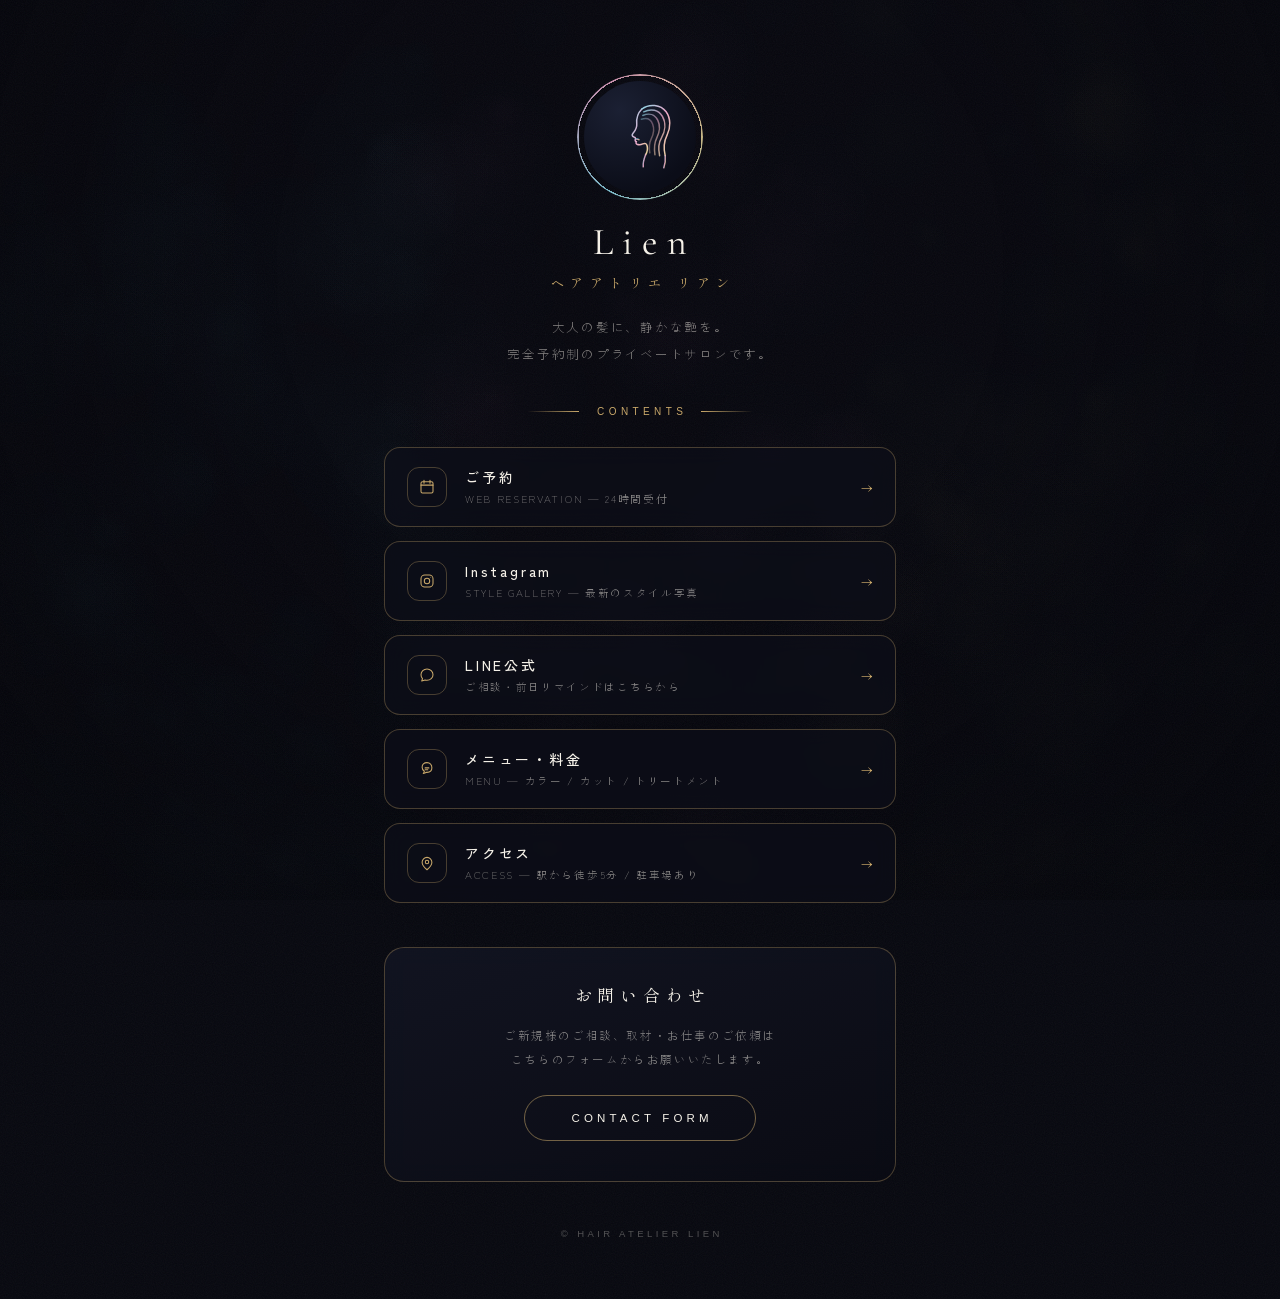
<file: sample-lien.html>
<!DOCTYPE html>
<html lang="ja">
<head>
<meta charset="UTF-8">
<meta name="viewport" content="width=device-width, initial-scale=1.0">
<title>hair atelier Lien — Official Links</title>
<link rel="preconnect" href="https://fonts.googleapis.com">
<link rel="preconnect" href="https://fonts.gstatic.com" crossorigin>
<link href="https://fonts.googleapis.com/css2?family=Cormorant+Garamond:ital,wght@0,300;0,400;0,500;1,300&family=Shippori+Mincho:wght@400;500&family=Zen+Kaku+Gothic+New:wght@300;400;500&display=swap" rel="stylesheet">
<style>
  :root{
    --ink:#07080f;
    --paper:#f5f1e8;
    --gold:#c9a86a;
    --mist:rgba(245,241,232,.55);
    --card:rgba(14,16,26,.62);
    --line:rgba(201,168,106,.32);
  }
  *{margin:0;padding:0;box-sizing:border-box}
  body{
    background:var(--ink);
    color:var(--paper);
    font-family:'Zen Kaku Gothic New',sans-serif;
    -webkit-font-smoothing:antialiased;
    min-height:100vh;
  }

  #stage{
    position:fixed;
    inset:0;
    width:100%;
    height:100%;
    display:block;
    z-index:0;
  }
  .vignette{
    position:fixed;
    inset:0;
    pointer-events:none;
    background:radial-gradient(ellipse at 50% 30%, transparent 40%, rgba(4,5,10,.78) 100%);
    z-index:1;
  }
  .grain{
    position:fixed;
    inset:-100%;
    pointer-events:none;
    z-index:2;
    opacity:.05;
    background-image:url("data:image/svg+xml,%3Csvg xmlns='http://www.w3.org/2000/svg' width='240' height='240'%3E%3Cfilter id='n'%3E%3CfeTurbulence type='fractalNoise' baseFrequency='0.9' numOctaves='2'/%3E%3C/filter%3E%3Crect width='240' height='240' filter='url(%23n)'/%3E%3C/svg%3E");
    animation:grain 7s steps(6) infinite;
  }
  @keyframes grain{
    0%{transform:translate(0,0)}
    20%{transform:translate(-4%,3%)}
    40%{transform:translate(3%,-5%)}
    60%{transform:translate(-2%,-2%)}
    80%{transform:translate(4%,4%)}
    100%{transform:translate(0,0)}
  }

  .wrap{
    position:relative;
    z-index:3;
    max-width:560px;
    margin:0 auto;
    padding:clamp(48px,9vh,84px) 24px 60px;
    display:flex;
    flex-direction:column;
    align-items:center;
  }

  /* ---------- プロフィール ---------- */
  .avatar{
    width:112px;
    height:112px;
    border-radius:50%;
    position:relative;
    display:grid;
    place-items:center;
    opacity:0;
    animation:rise 1.6s cubic-bezier(.19,1,.22,1) .3s forwards;
  }
  .avatar::before{
    content:"";
    position:absolute;
    inset:-7px;
    border-radius:50%;
    background:conic-gradient(from 210deg,
      rgba(143,216,232,.85),
      rgba(233,166,201,.85),
      rgba(232,213,154,.85),
      rgba(143,216,232,.85));
    -webkit-mask:radial-gradient(farthest-side, transparent calc(100% - 1.5px), #000 calc(100% - 1.5px));
    mask:radial-gradient(farthest-side, transparent calc(100% - 1.5px), #000 calc(100% - 1.5px));
    animation:spin 14s linear infinite;
  }
  @keyframes spin{to{transform:rotate(360deg)}}
  .avatar svg{
    width:100%;
    height:100%;
    border-radius:50%;
    background:
      radial-gradient(circle at 32% 26%, #1b2033, #0b0d18 74%);
  }

  .name{
    margin-top:26px;
    font-family:'Cormorant Garamond',serif;
    font-weight:400;
    font-size:clamp(30px,7vw,38px);
    letter-spacing:.24em;
    text-indent:.24em;
    opacity:0;
    animation:rise 1.6s cubic-bezier(.19,1,.22,1) .5s forwards;
  }
  .name-ja{
    margin-top:8px;
    font-family:'Shippori Mincho',serif;
    font-size:13px;
    letter-spacing:.5em;
    text-indent:.5em;
    color:var(--gold);
    opacity:0;
    animation:rise 1.6s cubic-bezier(.19,1,.22,1) .65s forwards;
  }
  .bio{
    margin-top:22px;
    font-size:12.5px;
    font-weight:300;
    line-height:2.15;
    letter-spacing:.14em;
    text-align:center;
    color:var(--mist);
    opacity:0;
    animation:rise 1.6s cubic-bezier(.19,1,.22,1) .8s forwards;
  }

  .divider{
    margin:38px 0 30px;
    display:flex;
    align-items:center;
    gap:14px;
    opacity:0;
    animation:rise 1.6s cubic-bezier(.19,1,.22,1) .95s forwards;
  }
  .divider::before,.divider::after{
    content:"";
    width:52px;
    height:1px;
    background:linear-gradient(90deg,transparent,var(--gold));
  }
  .divider::after{transform:scaleX(-1)}
  .divider span{
    font-size:10px;
    letter-spacing:.44em;
    text-indent:.44em;
    color:var(--gold);
  }

  /* ---------- リンクカード ---------- */
  .links{
    width:100%;
    display:flex;
    flex-direction:column;
    gap:14px;
    list-style:none;
  }
  .links li{
    opacity:0;
    animation:rise 1.5s cubic-bezier(.19,1,.22,1) forwards;
  }
  .links li:nth-child(1){animation-delay:1.05s}
  .links li:nth-child(2){animation-delay:1.15s}
  .links li:nth-child(3){animation-delay:1.25s}
  .links li:nth-child(4){animation-delay:1.35s}
  .links li:nth-child(5){animation-delay:1.45s}
  .links a{
    display:flex;
    align-items:center;
    gap:18px;
    padding:19px 22px;
    background:var(--card);
    border:1px solid var(--line);
    border-radius:16px;
    text-decoration:none;
    color:var(--paper);
    backdrop-filter:blur(10px);
    -webkit-backdrop-filter:blur(10px);
    position:relative;
    overflow:hidden;
    transition:transform .5s cubic-bezier(.19,1,.22,1), border-color .5s;
  }
  .links a::before{
    content:"";
    position:absolute;
    inset:0;
    background:linear-gradient(105deg,
      rgba(143,216,232,.12),
      rgba(233,166,201,.12),
      rgba(232,213,154,.12));
    opacity:0;
    transition:opacity .5s;
  }
  .links a:hover{transform:translateY(-3px);border-color:rgba(201,168,106,.65)}
  .links a:hover::before{opacity:1}
  .links a:focus-visible{outline:1px solid var(--gold);outline-offset:3px}
  .ico{
    flex:none;
    width:40px;
    height:40px;
    display:grid;
    place-items:center;
    border:1px solid var(--line);
    border-radius:12px;
  }
  .ico svg{width:18px;height:18px;stroke:var(--gold);fill:none;stroke-width:1.4;stroke-linecap:round;stroke-linejoin:round}
  .txt{flex:1;min-width:0}
  .txt b{
    display:block;
    font-weight:500;
    font-size:14px;
    letter-spacing:.2em;
  }
  .txt small{
    display:block;
    margin-top:4px;
    font-weight:300;
    font-size:10.5px;
    letter-spacing:.16em;
    color:var(--mist);
  }
  .arrow{
    flex:none;
    color:var(--gold);
    font-family:'Cormorant Garamond',serif;
    font-size:18px;
    transition:transform .5s cubic-bezier(.19,1,.22,1);
  }
  .links a:hover .arrow{transform:translateX(5px)}

  /* ---------- お問い合わせ ---------- */
  .contact{
    width:100%;
    margin-top:44px;
    padding:34px 26px 36px;
    text-align:center;
    border:1px solid var(--line);
    border-radius:20px;
    background:linear-gradient(160deg, rgba(20,23,38,.72), rgba(10,11,20,.72));
    backdrop-filter:blur(10px);
    -webkit-backdrop-filter:blur(10px);
    opacity:0;
    animation:rise 1.6s cubic-bezier(.19,1,.22,1) 1.6s forwards;
  }
  .contact h2{
    font-family:'Shippori Mincho',serif;
    font-weight:400;
    font-size:17px;
    letter-spacing:.34em;
    text-indent:.34em;
  }
  .contact p{
    margin-top:16px;
    font-size:11.5px;
    font-weight:300;
    line-height:2.1;
    letter-spacing:.14em;
    color:var(--mist);
  }
  .contact a{
    display:inline-block;
    margin-top:24px;
    color:var(--paper);
    text-decoration:none;
    font-size:11.5px;
    letter-spacing:.36em;
    text-indent:.36em;
    padding:16px 42px;
    border:1px solid rgba(201,168,106,.55);
    border-radius:999px;
    position:relative;
    overflow:hidden;
    z-index:0;
    transition:color .6s,border-color .6s;
  }
  .contact a::before{
    content:"";
    position:absolute;
    inset:0;
    background:linear-gradient(105deg,rgba(143,216,232,.92),rgba(233,166,201,.92),rgba(232,213,154,.92));
    transform:translateY(101%);
    transition:transform .6s cubic-bezier(.19,1,.22,1);
    z-index:-1;
  }
  .contact a:hover{color:var(--ink);border-color:transparent}
  .contact a:hover::before{transform:translateY(0)}
  .contact a:focus-visible{outline:1px solid var(--gold);outline-offset:4px}

  .foot{
    margin-top:46px;
    font-size:9.5px;
    letter-spacing:.36em;
    text-indent:.36em;
    color:rgba(245,241,232,.3);
    opacity:0;
    animation:rise 1.6s cubic-bezier(.19,1,.22,1) 1.8s forwards;
  }

  @keyframes rise{
    from{opacity:0;transform:translateY(24px)}
    to{opacity:1;transform:translateY(0)}
  }
  @media (prefers-reduced-motion:reduce){
    *{animation-duration:.01ms!important;animation-delay:0ms!important;transition-duration:.01ms!important}
    .avatar,.name,.name-ja,.bio,.divider,.links li,.contact,.foot{opacity:1}
    .grain{display:none}
  }
</style>
</head>
<body>

<canvas id="stage" aria-hidden="true"></canvas>
<div class="vignette" aria-hidden="true"></div>
<div class="grain" aria-hidden="true"></div>

<main class="wrap">

  <div class="avatar" aria-hidden="true">
    <!-- 架空の美容師: 横顔のラインアート -->
    <svg viewBox="0 0 120 120">
      <defs>
        <linearGradient id="gLine" x1="0" y1="0" x2="1" y2="1">
          <stop offset="0" stop-color="#8fd8e8"/>
          <stop offset=".5" stop-color="#e9a6c9"/>
          <stop offset="1" stop-color="#e8d59a"/>
        </linearGradient>
      </defs>
      <g fill="none" stroke="url(#gLine)" stroke-width="1.6" stroke-linecap="round" stroke-linejoin="round">
        <!-- 顔の輪郭(額→鼻→唇→顎→首) -->
        <path d="M62 30
                 C58 34 56 40 56.5 46
                 C57 51 55 53 52.5 56
                 C51 57.8 51.5 59.4 53.5 60
                 C55 60.4 55.5 61.2 55 62.6
                 C54.6 63.8 55 64.6 56.2 65
                 C55.4 66.2 55.6 67.2 56.8 67.8
                 C58.6 68.6 61 68.4 63 67.4
                 C65.5 66.2 67 67 67.6 69.4
                 C68.4 72.6 68 76 66 79" />
        <!-- 唇のニュアンス -->
        <path d="M55.2 62.4 C56.6 62 57.8 62.2 58.8 62.9" opacity=".85"/>
        <!-- 髪: 後ろへ流れるライン -->
        <path d="M62 30 C70 24 82 25 88 33 C93 40 93 50 89 58 C86 64 85 72 87 80" />
        <path d="M64 33 C72 29 80 31 84 38 C88 45 87 54 83 61 C80 66 79.5 73 81 80" opacity=".8"/>
        <path d="M63 37 C70 34 76 36 79 42 C82 48 81 55 78 61 C75.5 66 75 72 76 79" opacity=".6"/>
        <path d="M61.5 41 C67 39 71.5 41 73.5 46 C75.5 51 74.5 57 72 62 C70 66 69.5 71 70.5 77" opacity=".4"/>
        <!-- 首すじ -->
        <path d="M66 79 C64 84 63 88 63.5 92" opacity=".9"/>
        <path d="M87 80 C87.5 85 87 89 85.5 93" opacity=".9"/>
      </g>
    </svg>
  </div>

  <h1 class="name">Lien</h1>
  <p class="name-ja">ヘアアトリエ リアン</p>

  <p class="bio">
    大人の髪に、静かな艶を。<br>
    完全予約制のプライベートサロンです。
  </p>

  <div class="divider"><span>CONTENTS</span></div>

  <ul class="links">
    <li>
      <a href="#">
        <span class="ico"><svg viewBox="0 0 24 24"><rect x="4" y="5" width="16" height="15" rx="2"/><path d="M4 9.5h16M8 3v4M16 3v4"/></svg></span>
        <span class="txt"><b>ご予約</b><small>WEB RESERVATION — 24時間受付</small></span>
        <span class="arrow">→</span>
      </a>
    </li>
    <li>
      <a href="#">
        <span class="ico"><svg viewBox="0 0 24 24"><rect x="4" y="4" width="16" height="16" rx="5"/><circle cx="12" cy="12" r="3.6"/><circle cx="17" cy="7" r="0.6" fill="#c9a86a" stroke="none"/></svg></span>
        <span class="txt"><b>Instagram</b><small>STYLE GALLERY — 最新のスタイル写真</small></span>
        <span class="arrow">→</span>
      </a>
    </li>
    <li>
      <a href="#">
        <span class="ico"><svg viewBox="0 0 24 24"><path d="M20 11.5c0 4.1-3.6 7.5-8 7.5-.9 0-1.8-.1-2.6-.4L5 20l1-3.2C4.8 15.5 4 13.6 4 11.5 4 7.4 7.6 4 12 4s8 3.4 8 7.5z"/></svg></span>
        <span class="txt"><b>LINE公式</b><small>ご相談・前日リマインドはこちらから</small></span>
        <span class="arrow">→</span>
      </a>
    </li>
    <li>
      <a href="#">
        <span class="ico"><svg viewBox="0 0 24 24"><path d="M12 3.5c-4 0-6.5 2.2-6.5 6 0 2.5 1.2 4.4 3 5.5-.2.9-.7 2-1.5 2.9 1.7-.2 3.1-.8 4.1-1.5.3 0 .6.1.9.1 4 0 6.5-2.2 6.5-6s-2.5-7-6.5-7z"/><path d="M9.5 10.5h5M9.5 13h3.5"/></svg></span>
        <span class="txt"><b>メニュー・料金</b><small>MENU — カラー / カット / トリートメント</small></span>
        <span class="arrow">→</span>
      </a>
    </li>
    <li>
      <a href="#">
        <span class="ico"><svg viewBox="0 0 24 24"><path d="M12 21s-6.5-5.4-6.5-10a6.5 6.5 0 1 1 13 0c0 4.6-6.5 10-6.5 10z"/><circle cx="12" cy="10.6" r="2.3"/></svg></span>
        <span class="txt"><b>アクセス</b><small>ACCESS — 駅から徒歩5分 / 駐車場あり</small></span>
        <span class="arrow">→</span>
      </a>
    </li>
  </ul>

  <section class="contact">
    <h2>お問い合わせ</h2>
    <p>
      ご新規様のご相談、取材・お仕事のご依頼は<br>
      こちらのフォームからお願いいたします。
    </p>
    <a href="#">CONTACT FORM</a>
  </section>

  <p class="foot">© HAIR ATELIER LIEN</p>

</main>

<script>
(function(){
  const canvas = document.getElementById('stage');
  const ctx = canvas.getContext('2d');
  const reduced = matchMedia('(prefers-reduced-motion: reduce)').matches;

  let W, H, DPR;
  function resize(){
    DPR = Math.min(devicePixelRatio || 1, 2);
    W = canvas.width  = innerWidth  * DPR;
    H = canvas.height = innerHeight * DPR;
    canvas.style.width = innerWidth + 'px';
    canvas.style.height = innerHeight + 'px';
  }
  resize();
  addEventListener('resize', resize);

  const HUES = [
    {h:191, s:70, l:62},
    {h:326, s:62, l:64},
    {h:46,  s:68, l:64}
  ];

  const mouse = {x:.5, y:.35, tx:.5, ty:.35};
  addEventListener('pointermove', e=>{
    mouse.tx = e.clientX / innerWidth;
    mouse.ty = e.clientY / innerHeight;
  });

  function flow(x, y, t){
    return Math.sin(x*1.7 + t*.32) * Math.cos(y*1.3 - t*.21)
         + Math.sin((x+y)*.8 + t*.13) * .6;
  }

  const COUNT = Math.min(innerWidth < 640 ? 130 : 220, 220);
  const parts = [];
  function spawn(p, init){
    const cluster = Math.floor(Math.random()*3);
    p.hue = HUES[cluster];
    p.x = (cluster*.33 + .17 + (Math.random()-.5)*.34) * innerWidth;
    p.y = init ? Math.random()*innerHeight : innerHeight * (1.02 + Math.random()*.12);
    p.r = 20 + Math.random()*85;
    p.vy = .1 + Math.random()*.26;
    p.life = 0;
    p.max = 900 + Math.random()*900;
    p.seed = Math.random()*100;
    p.alpha = .018 + Math.random()*.026;
  }
  for(let i=0;i<COUNT;i++){ const p={}; spawn(p, true); parts.push(p); }

  let t = 0;
  function frame(){
    t += .016;
    mouse.x += (mouse.tx - mouse.x)*.04;
    mouse.y += (mouse.ty - mouse.y)*.04;

    ctx.globalCompositeOperation = 'source-over';
    ctx.fillStyle = 'rgba(7,8,15,.14)';
    ctx.fillRect(0,0,W,H);
    ctx.globalCompositeOperation = 'lighter';

    for(const p of parts){
      p.life++;
      const n = flow(p.x*.004, p.y*.004, t + p.seed);
      const pull = (mouse.x*innerWidth - p.x);
      p.x += n * .5 + pull * .0005;
      p.y -= p.vy + Math.abs(n)*.1;

      const fadeIn  = Math.min(p.life/140, 1);
      const fadeOut = Math.min(Math.max((p.max - p.life)/220, 0), 1);
      const a = p.alpha * fadeIn * fadeOut;

      if(p.life > p.max || p.y < -p.r*2) spawn(p, false);
      if(a <= 0) continue;

      const x = p.x*DPR, y = p.y*DPR, r = p.r*DPR;
      const g = ctx.createRadialGradient(x,y,0,x,y,r);
      const c = p.hue;
      g.addColorStop(0, `hsla(${c.h},${c.s}%,${c.l}%,${a})`);
      g.addColorStop(1, `hsla(${c.h},${c.s}%,${c.l}%,0)`);
      ctx.fillStyle = g;
      ctx.beginPath();
      ctx.arc(x,y,r,0,Math.PI*2);
      ctx.fill();
    }

    if(!reduced) requestAnimationFrame(frame);
  }

  if(reduced){
    for(let i=0;i<40;i++) frame();
  } else {
    frame();
  }
})();
</script>
</body>
</html>
</file>
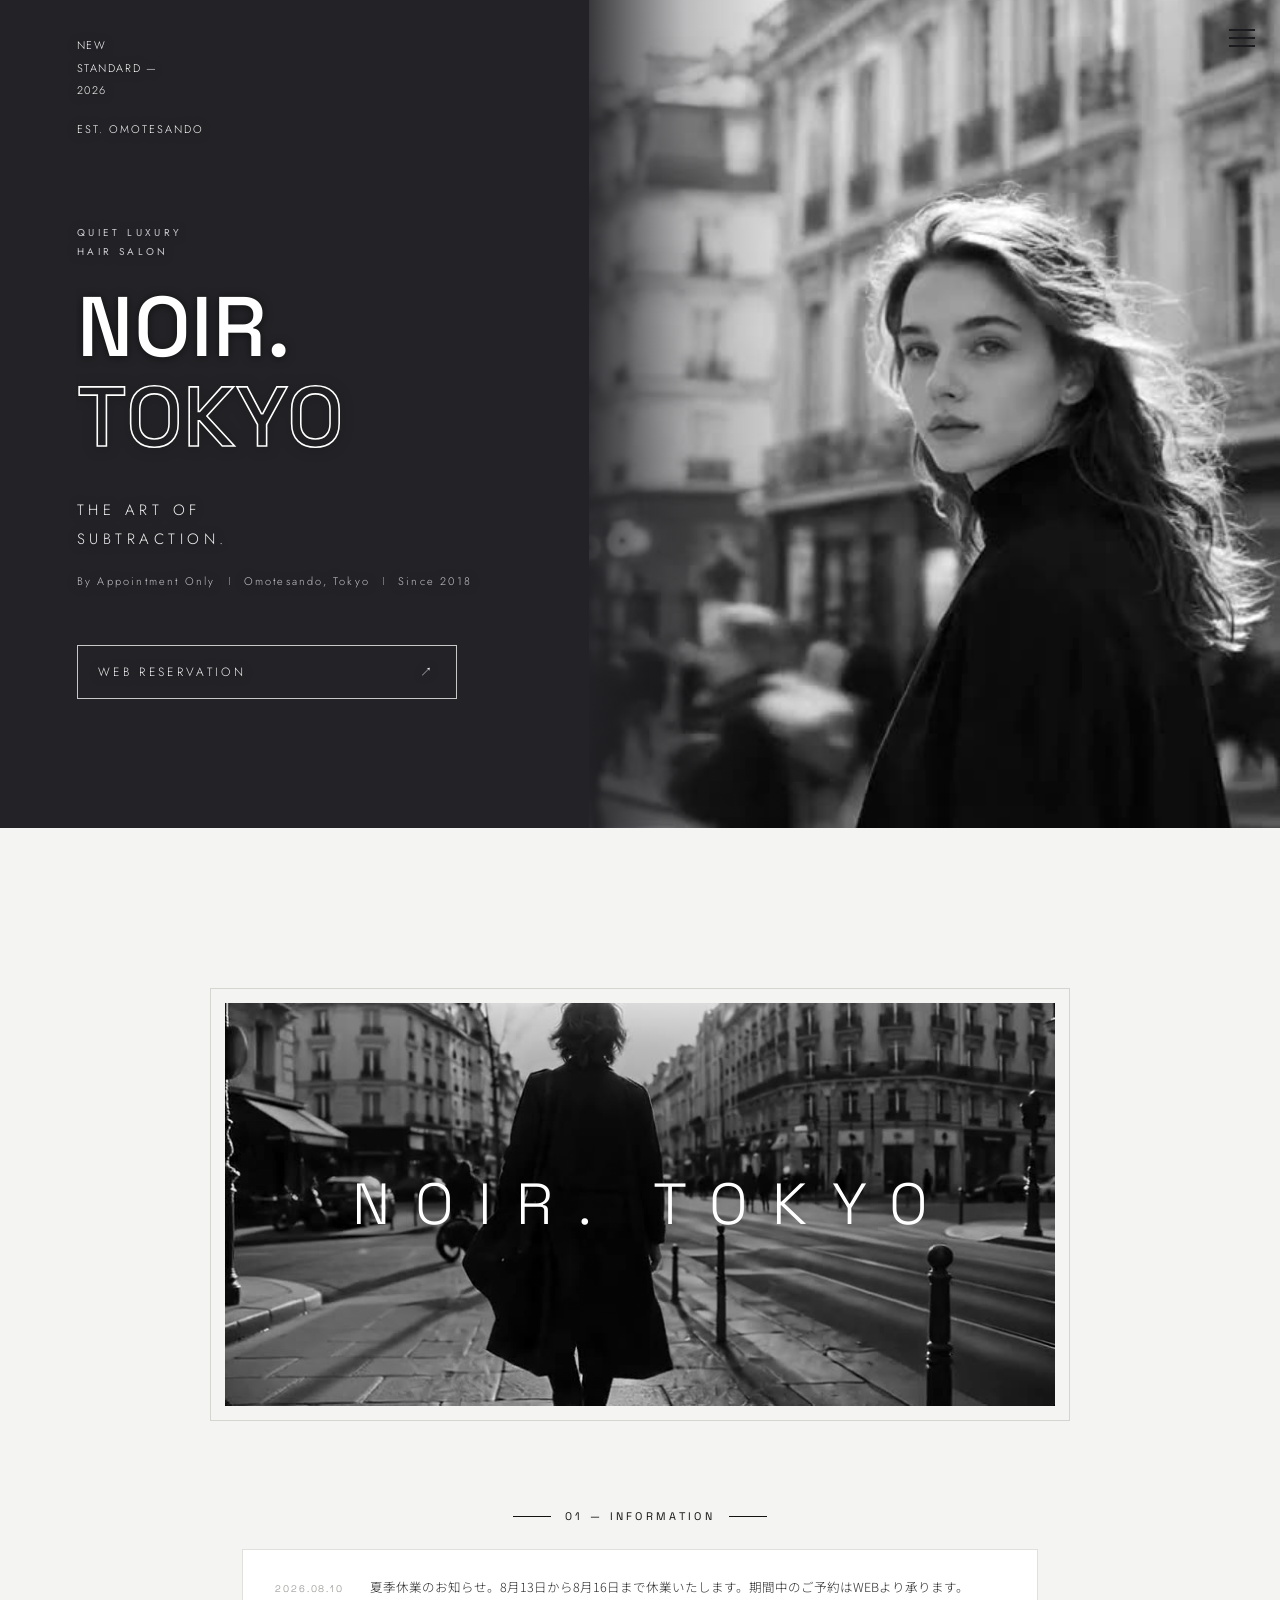
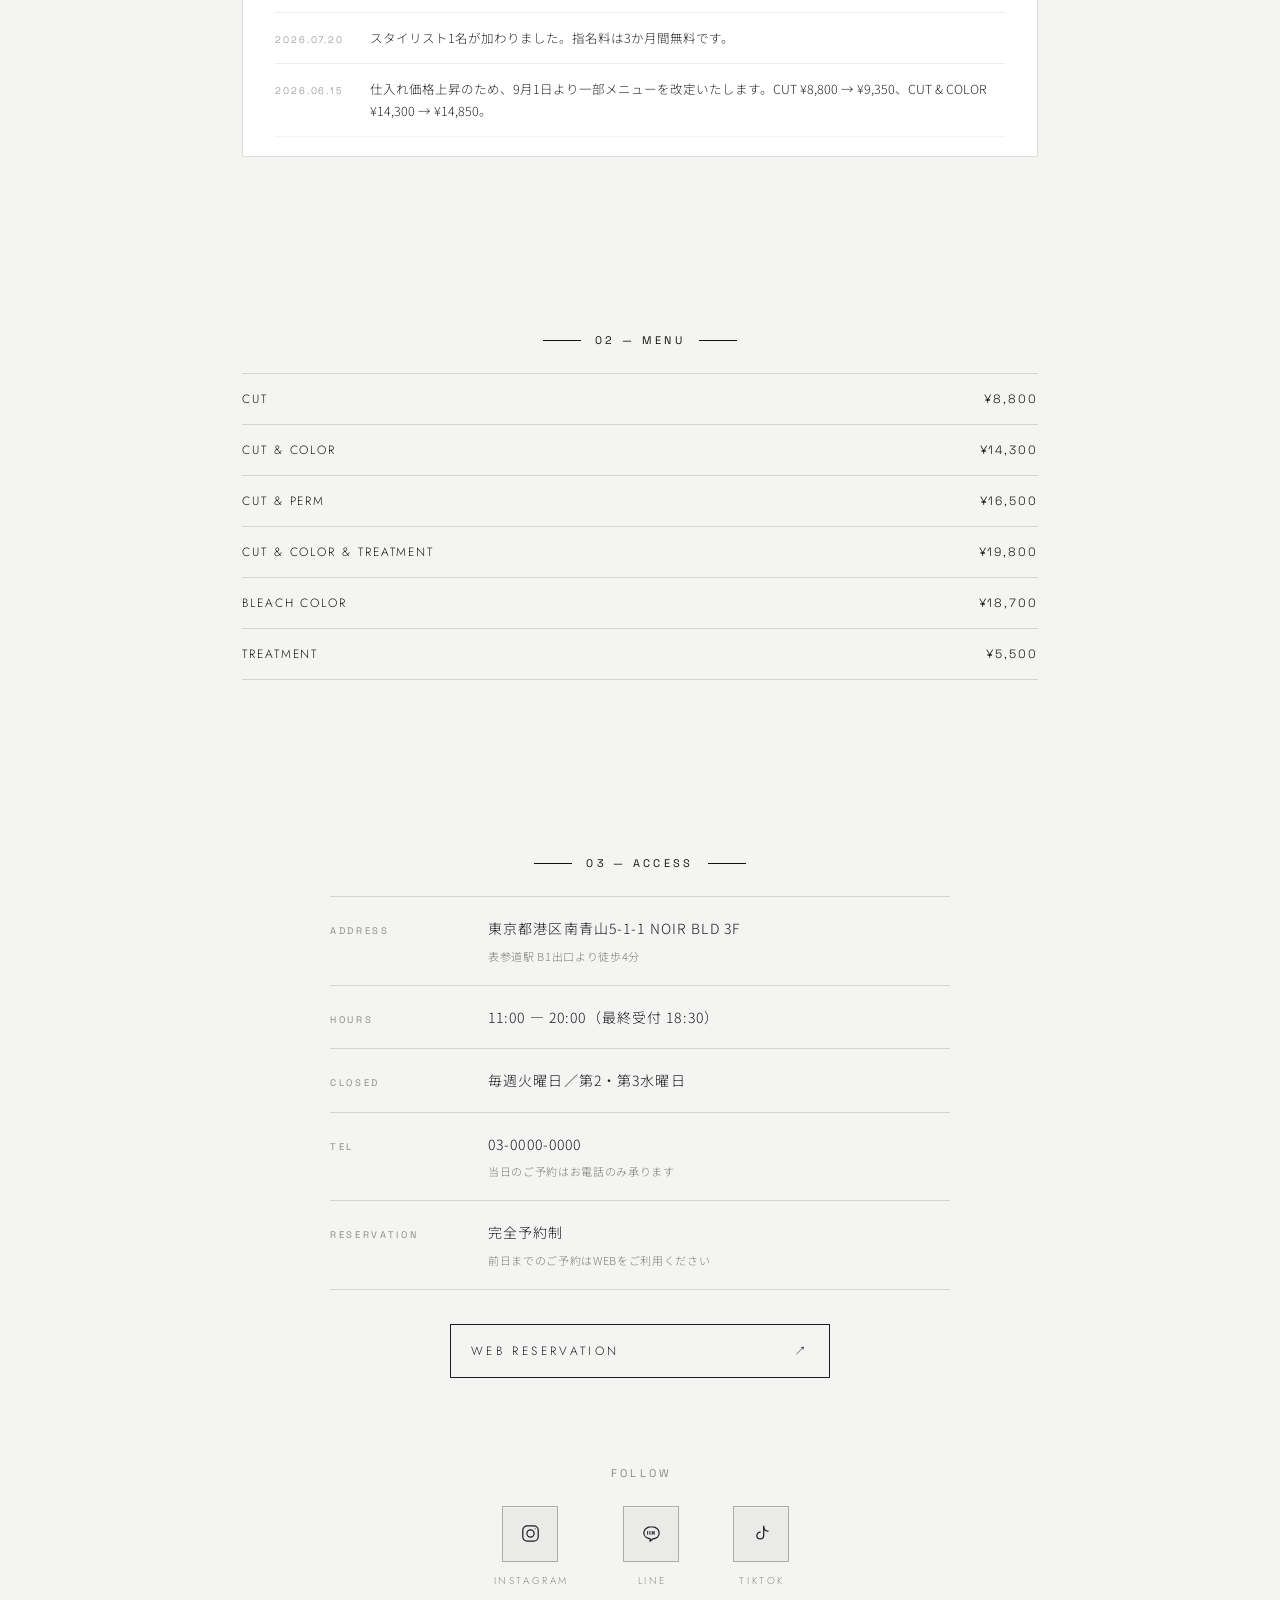
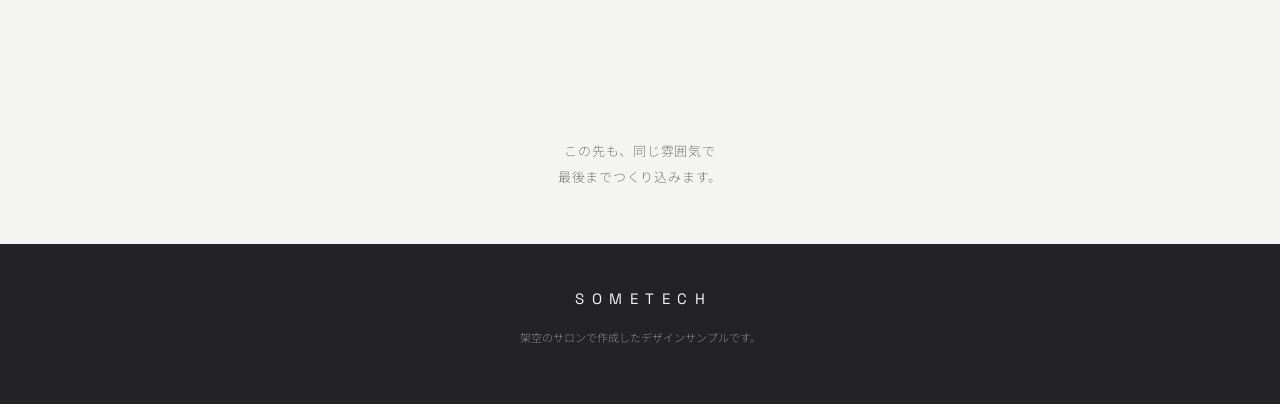
<file: sample-noir.html>
<!DOCTYPE html>
<html lang="ja">
<head>
<meta charset="UTF-8">
<meta name="viewport" content="width=device-width, initial-scale=1.0">
<meta name="robots" content="noindex">
<title>デザインサンプル｜NOIR.</title>
<link rel="preconnect" href="https://fonts.googleapis.com">
<link rel="preconnect" href="https://fonts.gstatic.com" crossorigin>
<link href="https://fonts.googleapis.com/css2?family=Jost:wght@200;300;400&family=Noto+Sans+JP:wght@200;300;400;500&family=Noto+Serif+JP:wght@300;400&family=Space+Grotesk:wght@300;400;500&display=swap" rel="stylesheet">
<style>
*{margin:0;padding:0;box-sizing:border-box;}
html{-webkit-text-size-adjust:100%;}
body{background:#f4f4f2;color:#121212;font-family:"Noto Sans JP",sans-serif;font-weight:300;}
section{padding:62px 28px;}
.rv{opacity:0;transform:translateY(18px);transition:opacity .7s ease,transform .7s ease;}
.rv.in{opacity:1;transform:none;}

/* ===== ファーストビュー ===== */
.fv{position:relative;min-height:92svh;overflow:hidden;background:#232327;display:flex;--padL:20px;}
.fv .sea{position:absolute;inset:0;width:100%;height:100%;object-fit:cover;object-position:center 32%;z-index:0;
  filter:grayscale(1) contrast(1.04);}
.fv .seaimg{position:absolute;inset:-6%;z-index:0;display:none;
  background:url([data-uri]) 62% center/cover no-repeat;background-position:center 32%;filter:grayscale(1) contrast(1.04);
  animation:tayutai 22s ease-in-out infinite alternate;}
@keyframes pcdrift{
  from{transform:scale(1.0);}
  to{transform:scale(1.045);}
}
@keyframes tayutai{
  from{transform:translate(0,0) scale(1.05);}
  to{transform:translate(-1.6%,-1%) scale(1.12);}
}
body.novideo .fv .sea{display:none;}
body.novideo .fv .seaimg{display:block;}
.fv .scrim{position:absolute;inset:0;z-index:1;pointer-events:none;
  background:linear-gradient(94deg,rgba(35,35,39,.55) 0%,rgba(35,35,39,.36) 44%,rgba(35,35,39,.12) 72%,rgba(35,35,39,.05) 100%);}
.fv .louver{display:flex;position:absolute;top:-1px;bottom:-1px;left:0;right:0;z-index:5;pointer-events:none;background:#1c1c20;}
body.intro .fv .louver i{flex:1;background:#1c1c20;
  transform-origin:top center;transform:scaleY(1);
  animation:spLouv 1.05s cubic-bezier(.72,0,.2,1) calc(2.15s + var(--d)*.042s) forwards;}
body.intro .fv .louver i:nth-child(even){transform-origin:bottom center;
  animation-delay:calc(2.34s + var(--d)*.042s);}
body:not(.intro) .fv .inner,body:not(.intro) .fv .topnote{opacity:0;}
body:not(.intro) .fv .louver i{transform:scaleY(1);background:#1c1c20;}
body:not(.intro) .fv .runway{transform:scaleX(0);}
@keyframes spLouv{
  0%{transform:scaleY(1);}
  100%{transform:scaleY(0);}
}
body.done .fv .louver,body.done .fv .runway{display:none;}
body.intro .fv .louver{background:transparent;transition:background 0s linear 2.6s;}
.fv .runway{position:absolute;left:0;right:0;top:50%;height:1px;z-index:6;pointer-events:none;
  background:#fff;transform:scaleX(0);transform-origin:left center;}
body.intro .fv .runway{animation:runwayH 2.1s cubic-bezier(.3,0,.2,1) .2s forwards;}
@keyframes runwayH{
  0%{transform:scaleX(0);transform-origin:left center;}
  42%{transform:scaleX(1);transform-origin:left center;}
  70%{transform:scaleX(1);transform-origin:right center;}
  100%{transform:scaleX(0);transform-origin:right center;}
}
body.intro .fv .inner{opacity:1;}
@keyframes riseUp{
  from{opacity:0;transform:translateY(26px);}
  to{opacity:1;transform:none;}
}
body.intro .fv .topnote{animation:fadeSoft .9s ease 3.4s both;}
@keyframes fadeSoft{from{opacity:0;}to{opacity:1;}}
body.intro .eyebrow{animation:riseUp .9s cubic-bezier(.2,.8,.2,1) 3.75s both;}
body.intro .big .solid{animation:cutIn .9s cubic-bezier(.16,1,.3,1) 4.0s both;}
body.intro .big .outline{animation:cutIn .9s cubic-bezier(.16,1,.3,1) 4.2s both;}
@keyframes cutIn{
  from{opacity:0;transform:translateY(38px);clip-path:inset(0 0 100% 0);}
  to{opacity:1;transform:none;clip-path:inset(0 0 -10% 0);}
}
body.intro .jp{animation:riseUp .9s cubic-bezier(.2,.8,.2,1) 4.45s both;}
body.intro .facts{animation:riseUp .9s cubic-bezier(.2,.8,.2,1) 4.62s both;}
body.intro .resv{animation:riseUp .9s cubic-bezier(.2,.8,.2,1) 4.8s both;}
.fv .wash{display:none;}
.fv .topnote .est{display:block;margin-top:16px;font-size:11px;letter-spacing:.18em;}
.fv .topnote{position:absolute;left:var(--padL);top:34px;z-index:4;
  font-family:"Jost",sans-serif;font-weight:300;font-size:11px;letter-spacing:.14em;
  line-height:2.05;color:#fff;text-transform:uppercase;
  text-shadow:0 1px 10px rgba(0,0,0,.55);}
.fv .inner{position:relative;z-index:4;margin:auto 0;width:100%;
  padding:150px 20px 70px var(--padL);color:#fff;text-shadow:0 1px 10px rgba(0,0,0,.55);}
.eyebrow{font-family:"Jost",sans-serif;font-weight:400;font-size:10px;letter-spacing:.34em;line-height:1.9;color:#c9c9cf;margin-bottom:22px;text-transform:uppercase;}
.big{font-family:"Space Grotesk",sans-serif;font-weight:500;font-size:13.5vw;line-height:1.06;letter-spacing:.01em;}
.big .solid{display:block;}
.big .outline{display:block;color:transparent;-webkit-text-stroke:1.6px #fff;text-shadow:none;filter:drop-shadow(0 1px 6px rgba(0,0,0,.5));}
.jp{font-family:"Jost",sans-serif;font-weight:300;font-size:15px;letter-spacing:.3em;line-height:1.9;margin-top:34px;color:#f2f2f4;}
.facts{list-style:none;display:flex;flex-wrap:wrap;gap:0 14px;margin-top:20px;
  font-family:"Jost",sans-serif;font-weight:300;font-size:11px;letter-spacing:.2em;color:#c6c6cc;}
.facts li{position:relative;padding-right:14px;}
.facts li:not(:last-child)::after{content:"";position:absolute;right:0;top:.35em;bottom:.35em;width:1px;background:rgba(255,255,255,.35);}
.resv{display:flex;align-items:center;justify-content:space-between;
  width:100%;max-width:380px;margin-top:56px;
  border:1px solid rgba(255,255,255,.75);color:#f2f2f4;padding:17px 20px;
  font-family:"Jost",sans-serif;font-size:12px;letter-spacing:.28em;text-transform:uppercase;}

/* ===== 本文 ===== */
h2{font-family:"Space Grotesk",sans-serif;font-weight:400;font-size:11px;letter-spacing:.3em;text-transform:uppercase;
  margin-bottom:26px;display:flex;align-items:center;justify-content:center;gap:14px;color:#121212;}
h2::before,h2::after{content:"";width:38px;height:1px;background:#121212;}
.film{position:relative;padding:10px;margin:118px 22px 0;background:#f4f4f2;border:1px solid #d4d4d0;overflow:visible;}
@media (min-width:700px){.film{margin:160px auto 0;max-width:860px;padding:14px;}}
.film .stage{position:relative;overflow:hidden;background:#232327;line-height:0;}
.film video{display:block;width:100%;height:auto;filter:grayscale(1) contrast(1.03);}
.film .edge{display:none;}
.film .veil{position:absolute;inset:0;pointer-events:none;
  background:radial-gradient(ellipse at center,rgba(0,0,0,.42) 0%,rgba(0,0,0,.18) 55%,rgba(0,0,0,0) 78%);}
.film .mark{position:absolute;inset:0;z-index:2;display:flex;align-items:center;justify-content:center;
  pointer-events:none;text-align:center;}
.film .mark span{display:block;font-family:"Space Grotesk",sans-serif;font-weight:300;color:#fff;
  font-size:clamp(20px,6.6vw,58px);letter-spacing:.42em;text-indent:.42em;line-height:1.3;
  text-shadow:0 2px 20px rgba(0,0,0,.55);
  opacity:0;transform:scale(.94);}
.film.in .mark span{animation:markIn 1.9s cubic-bezier(.16,1,.3,1) .25s both,
                              markBreathe 9s ease-in-out 2.2s infinite;}
@keyframes markIn{
  from{opacity:0;transform:scale(.94);letter-spacing:.18em;filter:blur(6px);}
  to{opacity:1;transform:scale(1);letter-spacing:.42em;filter:blur(0);}
}
@keyframes markBreathe{
  0%,100%{letter-spacing:.42em;opacity:1;}
  50%{letter-spacing:.48em;opacity:.86;}
}
@media (prefers-reduced-motion:reduce){
  .film.in .mark span{animation:none;opacity:1;transform:none;}
}
.cnc{font-family:"Noto Serif JP",serif;font-weight:300;font-size:15.5px;line-height:2.4;}
.newsbox{position:relative;background:#fff;border:1px solid #e0e0dc;margin:0 auto;}
.newsbox .scroller{max-height:196px;overflow-y:auto;padding:22px 20px;
  -webkit-overflow-scrolling:touch;scrollbar-width:thin;scrollbar-color:#c9c9c4 transparent;}
.newsbox .scroller::-webkit-scrollbar{width:4px;}
.newsbox .scroller::-webkit-scrollbar-thumb{background:#c9c9c4;border-radius:2px;}
.newsbox::after{content:"";position:absolute;left:1px;right:1px;bottom:1px;height:34px;pointer-events:none;
  background:linear-gradient(rgba(255,255,255,0),#fff);}
.news{list-style:none;}
.news li{padding:12px 0;border-top:1px solid #ececE8;}
.news li:first-child{border-top:none;padding-top:0;}
.news li:last-child{padding-bottom:0;}
.news time{display:block;margin-bottom:4px;font-family:"Space Grotesk",sans-serif;font-size:9.5px;
  letter-spacing:.2em;color:#8a8a85;}
.news p{font-size:11.5px;line-height:1.75;color:#2a2a2a;}
@media (min-width:700px){
  .newsbox .scroller{padding:26px 32px;max-height:206px;}
  .news li{display:flex;gap:26px;align-items:baseline;padding:14px 0;}
  .news time{flex:0 0 auto;margin-bottom:0;}
  .news p{font-size:12.5px;}
}
.tbl{width:100%;border-collapse:collapse;font-size:12px;
  font-family:"Jost",sans-serif;font-weight:300;letter-spacing:.16em;}
.tbl td{border-top:1px solid #d4d4d0;padding:16px 0;}
.tbl td:last-child{text-align:right;font-family:"Space Grotesk",sans-serif;white-space:nowrap;}
.tbl tr:last-child td{border-bottom:1px solid #d4d4d0;}

.acc{list-style:none;max-width:620px;margin:0 auto;}
.acc li{padding:16px 0;border-top:1px solid #d4d4d0;}
.acc li:last-child{border-bottom:1px solid #d4d4d0;}
.acc .lb{display:block;margin-bottom:6px;font-family:"Space Grotesk",sans-serif;font-weight:400;
  font-size:9.5px;letter-spacing:.28em;text-transform:uppercase;color:#8a8a85;}
.acc .vl{display:block;font-size:13px;line-height:1.9;letter-spacing:.08em;color:#1c1c20;}
.acc .sub{display:block;margin-top:4px;font-size:11px;letter-spacing:.06em;color:#7a7a76;}
.accbtn{display:flex;align-items:center;justify-content:space-between;
  width:100%;max-width:380px;margin:34px auto 0;
  border:1px solid #1c1c20;color:#1c1c20;padding:17px 20px;
  font-family:"Jost",sans-serif;font-size:12px;letter-spacing:.28em;text-transform:uppercase;}
@media (min-width:700px){
  .acc li{display:flex;gap:30px;align-items:baseline;padding:18px 0;}
  .acc .lb{flex:0 0 128px;margin-bottom:0;}
  .acc .vl{font-size:14px;}
}


/* ===== SNSアイコン ===== */
.sns{padding-top:0;text-align:center;}
.sns .lbl{font-family:"Space Grotesk",sans-serif;font-weight:400;font-size:11px;
  letter-spacing:.3em;text-indent:.3em;text-transform:uppercase;color:#8a8a85;margin-bottom:26px;}
.sns .row{display:flex;justify-content:center;align-items:flex-start;gap:clamp(30px,7vw,54px);}
.sns a{display:flex;flex-direction:column;align-items:center;gap:11px;
  color:#1c1c20;text-decoration:none;}
.sns{padding-bottom:150px;}
.sns .ring{display:flex;align-items:center;justify-content:center;
  width:56px;height:56px;border-radius:0;
  border:1px solid rgba(28,28,32,.3);
  background:rgba(28,28,32,.045);
  -webkit-backdrop-filter:blur(4px);backdrop-filter:blur(4px);
  box-shadow:inset 0 1px 0 rgba(255,255,255,.5);
  transition:background .45s ease,color .45s ease,border-color .45s ease,transform .45s cubic-bezier(.2,.8,.2,1);}
.sns a svg{width:21px;height:21px;stroke:currentColor;fill:none;stroke-width:1.4;
  stroke-linecap:round;stroke-linejoin:round;}
.sns .nm{font-family:"Jost",sans-serif;font-weight:300;font-size:10px;
  letter-spacing:.26em;text-indent:.26em;text-transform:uppercase;color:#8a8a85;
  transition:color .45s ease;}
.sns a:hover .ring,.sns a:focus-visible .ring{
  background:rgba(28,28,32,.9);color:#f4f4f2;border-color:rgba(28,28,32,.9);transform:translateY(-3px);}
.sns a:hover .nm,.sns a:focus-visible .nm{color:#1c1c20;}

.cut{position:relative;padding:0 0 54px;text-align:center;background:#f4f4f2;}
.cut .veil{height:120px;margin-top:-120px;position:relative;z-index:3;
  background:linear-gradient(rgba(244,244,242,0),#f4f4f2 78%);}
.cut p{font-size:13px;line-height:2;letter-spacing:.06em;color:#7a7a76;}


/* ===== 追従する予約ボタン（右下・全画面） ===== */
.fixcta{position:fixed;right:22px;bottom:22px;z-index:30;
  transform:translateY(20px);opacity:0;pointer-events:none;
  transition:transform .5s cubic-bezier(.2,.8,.2,1),opacity .5s ease;}
.fixcta.show{transform:none;opacity:1;pointer-events:auto;}
.fixcta{right:34px;bottom:34px;}
.fixcta a{position:relative;display:flex;align-items:center;justify-content:center;
  width:96px;height:96px;color:#1c1c20;text-decoration:none;
  transform:rotate(45deg);
  border:1px solid rgba(28,28,32,.55);
  background:rgba(244,244,242,.26);
  -webkit-backdrop-filter:blur(8px) saturate(1.05);backdrop-filter:blur(8px) saturate(1.05);
  box-shadow:0 10px 28px rgba(18,18,18,.14),inset 0 1px 0 rgba(255,255,255,.45);
  transition:background .45s ease,color .45s ease,border-color .45s ease;}
.fixcta a::before{content:"";position:absolute;inset:6px;
  border:1px solid rgba(28,28,32,.28);pointer-events:none;
  transition:border-color .45s ease;}
.fixcta a span{transform:rotate(-45deg);
  font-family:"Jost",sans-serif;font-weight:400;font-size:11px;
  letter-spacing:.22em;text-indent:.22em;white-space:nowrap;}
.fixcta a:hover,.fixcta a:focus-visible{
  background:rgba(28,28,32,.92);color:#f4f4f2;border-color:rgba(28,28,32,.92);}
.fixcta a:hover::before,.fixcta a:focus-visible::before{border-color:rgba(244,244,242,.4);}
@media (max-width:699px){
  .fixcta{right:24px;bottom:24px;}
  .fixcta a{width:84px;height:84px;}
  .fixcta a span{font-size:10px;}
}

.foot{background:#232327;color:#8a8a90;text-align:center;font-size:11px;line-height:2;padding:40px 22px 56px;}
.foot .brand{display:block;margin-bottom:12px;font-family:"Space Grotesk",sans-serif;font-weight:400;font-size:15px;
  letter-spacing:.5em;text-indent:.5em;color:#f4f4f2;}

@media (min-width:700px){
  .fv{--padL:6vw;}
  .fv .inner{padding:0 6vw 0 var(--padL);}
  .big{font-size:clamp(66px,6.6vw,108px);}
  .cnc{font-size:17px;}
  section{padding:88px 32px;max-width:860px;margin:0 auto;}
}
@media (min-aspect-ratio:4/5){
  .fv .sea{left:46%;width:54%;object-fit:cover;object-position:center 30%;filter:grayscale(1) contrast(1.04);}
  .fv .seaimg{inset:0 0 0 46%;background-size:cover;background-position:center 30%;animation:none;transform:none;}
  .fv .scrim{left:46%;background:linear-gradient(90deg,rgba(35,35,39,.9) 0%,rgba(35,35,39,.3) 14%,rgba(35,35,39,0) 34%);}
  .fv .inner{width:46%;padding:160px 3vw 66px var(--padL);}
}
@media (max-width:699px){
  .fv{min-height:64svh;}
  .fv{--padL:20px;}
  .fv .inner{padding:175px 20px 34px var(--padL);margin-top:auto;margin-bottom:0;}
  .fv .topnote{top:38px;}
  .eyebrow{margin-bottom:13px;}
  .jp{margin-top:21px;}
  .facts{margin-top:13px;}
  .resv{margin-top:24px;padding:15px 20px;}
}
@media (min-aspect-ratio:4/5) and (max-width:1200px){
  .fv .topnote{top:16px;}
  .fv .topnote .est{margin-top:10px;}
  .fv .inner{padding-top:140px;}
}
@media (prefers-reduced-motion:reduce){
  .fv .louver i{animation:none;transform:scaleY(0);}
}

@media (prefers-reduced-motion:reduce){
  .rv{opacity:1;transform:none;transition:none;}
  .fv .seaimg{animation:none;}
}

/* ============ ハンバーガーメニュー ============ */
html{scroll-behavior:smooth}
#concept,#information,#menu,#access{scroll-margin-top:12px}
.smenu-btn{position:fixed;top:16px;right:16px;z-index:999;width:44px;height:44px;background:none;border:none;cursor:pointer;display:flex;flex-direction:column;justify-content:center;align-items:center;gap:6px;padding:0}
.smenu-btn span{display:block;width:26px;height:2px;background:#1c1c20;transition:transform .35s ease,opacity .25s ease}
.smenu-open .smenu-btn span:nth-child(1){transform:translateY(7.5px) rotate(45deg)}
.smenu-open .smenu-btn span:nth-child(2){opacity:0}
.smenu-open .smenu-btn span:nth-child(3){transform:translateY(-7.5px) rotate(-45deg)}
.smenu{position:fixed;inset:0;background:rgba(18,18,20,.97);z-index:990;display:flex;align-items:center;justify-content:center;opacity:0;visibility:hidden;transition:opacity .4s ease,visibility 0s .4s}
.smenu-open .smenu{opacity:1;visibility:visible;transition:opacity .4s ease}
body.smenu-open{overflow:hidden}
.smenu nav{display:flex;flex-direction:column;gap:30px}
.smenu a{display:flex;flex-direction:column;gap:6px;text-decoration:none;align-items:center;text-align:center}
.smenu a .sen{font-family:"Space Grotesk",sans-serif;font-size:11px;letter-spacing:.22em;color:#8a8a85;text-transform:uppercase}
.smenu a .sjp{font-family:"Noto Serif JP",serif;font-size:18px;letter-spacing:.14em;color:#f4f4f2;border-bottom:1px solid transparent;padding-bottom:2px;width:fit-content;transition:border-color .25s}
.smenu a:active .sjp,.smenu a:hover .sjp{border-color:#f4f4f2}
</style>
</head>
<body>
<button class="smenu-btn" type="button" aria-label="メニューを開く" aria-expanded="false"><span></span><span></span><span></span></button>
<div class="smenu" id="smenu">
  <nav>
    <a href="#information"><span class="sen">01 — Information</span><span class="sjp">お知らせ</span></a>
    <a href="#menu"><span class="sen">02 — Menu</span><span class="sjp">メニュー</span></a>
    <a href="#access"><span class="sen">03 — Access</span><span class="sjp">アクセス</span></a>
  </nav>
</div>


<header class="fv">
  <video class="sea" src="noir2-bg.mp4" poster="[data-uri]" autoplay muted loop playsinline preload="auto" aria-hidden="true"></video>
  <div class="seaimg" aria-hidden="true"></div>
  <div class="scrim"></div>
  <div class="runway" aria-hidden="true"></div>
  <div class="louver" aria-hidden="true"><i style="--d:0"></i><i style="--d:1"></i><i style="--d:2"></i><i style="--d:3"></i><i style="--d:4"></i><i style="--d:5"></i><i style="--d:6"></i><i style="--d:7"></i><i style="--d:8"></i><i style="--d:9"></i><i style="--d:10"></i><i style="--d:11"></i><i style="--d:12"></i><i style="--d:13"></i><i style="--d:14"></i><i style="--d:15"></i><i style="--d:16"></i><i style="--d:17"></i><i style="--d:18"></i><i style="--d:19"></i><i style="--d:20"></i><i style="--d:21"></i><i style="--d:22"></i><i style="--d:23"></i></div>
  <p class="topnote">New<br>Standard —<br>2026<span class="est">Est. Omotesando</span></p>
  <div class="inner">
    <p class="eyebrow">Quiet Luxury<br>Hair Salon</p>
    <p class="big">
      <span class="solid">NOIR.</span>
      <span class="outline">TOKYO</span>
    </p>
    <p class="jp">THE ART OF<br>SUBTRACTION.</p>
    <ul class="facts">
      <li>By Appointment Only</li>
      <li>Omotesando, Tokyo</li>
      <li>Since 2018</li>
    </ul>
    <p class="resv">Web Reservation<span>↗</span></p>
  </div>
</header>

<section class="film rv" aria-label="COLLECTION FILM">
  <div class="stage">
    <video src="noir2-film.mp4" poster="[data-uri]" autoplay muted loop playsinline preload="metadata" aria-hidden="true"></video>
    <div class="veil"></div>
    <div class="mark"><span>NOIR. TOKYO</span></div>
  </div>
</section>

<section class="rv" id="information">
  <h2>01 — Information</h2>
  <div class="newsbox">
    <div class="scroller">
    <ul class="news">
      <li>
        <time>2026.08.10</time>
        <p>夏季休業のお知らせ。8月13日から8月16日まで休業いたします。期間中のご予約はWEBより承ります。</p>
      </li>
      <li>
        <time>2026.07.20</time>
        <p>スタイリスト1名が加わりました。指名料は3か月間無料です。</p>
      </li>
      <li>
        <time>2026.06.15</time>
        <p>仕入れ価格上昇のため、9月1日より一部メニューを改定いたします。CUT ¥8,800 → ¥9,350、CUT & COLOR ¥14,300 → ¥14,850。</p>
      </li>
      <li>
        <time>2026.05.01</time>
        <p>予約システムを変更しました。当日のご予約はお電話のみ承ります。前日までのご予約はWEBをご利用ください。</p>
      </li>
    </ul>
    </div>
  </div>
</section>

<section class="rv" id="menu">
  <h2>02 — Menu</h2>
  <table class="tbl">
    <tr><td>CUT</td><td>¥8,800</td></tr>
    <tr><td>CUT &amp; COLOR</td><td>¥14,300</td></tr>
    <tr><td>CUT &amp; PERM</td><td>¥16,500</td></tr>
    <tr><td>CUT &amp; COLOR &amp; TREATMENT</td><td>¥19,800</td></tr>
    <tr><td>BLEACH COLOR</td><td>¥18,700</td></tr>
    <tr><td>TREATMENT</td><td>¥5,500</td></tr>
  </table>
</section>

<section class="rv" id="access">
  <h2>03 — Access</h2>
  <ul class="acc">
    <li>
      <span class="lb">Address</span>
      <span class="vl">東京都港区南青山5-1-1 NOIR BLD 3F
        <span class="sub">表参道駅 B1出口より徒歩4分</span>
      </span>
    </li>
    <li>
      <span class="lb">Hours</span>
      <span class="vl">11:00 — 20:00（最終受付 18:30）</span>
    </li>
    <li>
      <span class="lb">Closed</span>
      <span class="vl">毎週火曜日／第2・第3水曜日</span>
    </li>
    <li>
      <span class="lb">Tel</span>
      <span class="vl">03-0000-0000
        <span class="sub">当日のご予約はお電話のみ承ります</span>
      </span>
    </li>
    <li>
      <span class="lb">Reservation</span>
      <span class="vl">完全予約制
        <span class="sub">前日までのご予約はWEBをご利用ください</span>
      </span>
    </li>
  </ul>
  <p class="accbtn">Web Reservation<span>↗</span></p>
</section>

<section class="sns rv" aria-label="SNS">
  <p class="lbl">Follow</p>
  <div class="row">
    <a href="#">
      <span class="ring"><svg viewBox="0 0 24 24"><rect x="3.2" y="3.2" width="17.6" height="17.6" rx="5"/><circle cx="12" cy="12" r="4.1"/><circle cx="17.4" cy="6.6" r="0.6" fill="currentColor" stroke="none"/></svg></span>
      <span class="nm">Instagram</span>
    </a>
    <a href="#">
      <span class="ring"><svg viewBox="0 0 24 24"><path d="M12 4.2c-4.9 0-8.8 3.1-8.8 7 0 3.5 3.2 6.4 7.4 6.9l-.3 2.7 3.1-2.6c4.7-.2 7.4-3.3 7.4-7 0-3.9-3.9-7-8.8-7z"/><path d="M7.6 9.6v3.4M10.2 9.6v3.4M12.8 9.6v3.4l2.2-3.4v3.4" stroke-width="1.1"/></svg></span>
      <span class="nm">LINE</span>
    </a>
    <a href="#">
      <span class="ring"><svg viewBox="0 0 24 24"><path d="M14.5 3.5v10.8a3.9 3.9 0 1 1-3.9-3.9"/><path d="M14.5 5.2c.7 2.4 2.5 4 4.9 4.2"/></svg></span>
      <span class="nm">TikTok</span>
    </a>
  </div>
</section>

<div class="cut rv"><div class="veil"></div>
  <p>この先も、同じ雰囲気で<br>最後までつくり込みます。</p>
</div>

<p class="foot"><span class="brand">SOMETECH</span>架空のサロンで作成したデザインサンプルです。</p>

<div class="fixcta"><a href="#"><span>Web予約</span></a></div>

<script>
const start=()=>requestAnimationFrame(()=>requestAnimationFrame(()=>document.body.classList.add("intro")));
const finish=()=>setTimeout(()=>document.body.classList.add("done"),6000);
const boot=()=>{start();finish();};
if(document.readyState==="complete"){boot();}else{window.addEventListener("load",boot);setTimeout(boot,2500);}
const cta=document.querySelector(".fixcta"),fvEl=document.querySelector(".fv");
if(cta&&fvEl){
  const ctaIO=new IntersectionObserver(es=>{
    es.forEach(e=>cta.classList.toggle("show",!e.isIntersecting));
  },{threshold:0,rootMargin:"-60% 0px 0px 0px"});
  ctaIO.observe(fvEl);
}
const io=new IntersectionObserver(es=>{es.forEach(e=>{if(e.isIntersecting){e.target.classList.add("in");io.unobserve(e.target);}});},{threshold:.12});
document.querySelectorAll(".rv").forEach(el=>io.observe(el));
const v=document.querySelector(".sea");
if(window.matchMedia("(prefers-reduced-motion:reduce)").matches){
  if(v){v.removeAttribute("autoplay");v.removeAttribute("loop");v.pause();}
}else if(v){
  const useImg=()=>document.body.classList.add("novideo");
  const useVid=()=>document.body.classList.remove("novideo");
  const fv=document.querySelector(".film video");
  const tryPlay=()=>{const p=v.play();if(p&&p.catch)p.catch(()=>{});if(fv){const q=fv.play();if(q&&q.catch)q.catch(()=>{});}};
  v.addEventListener("error",useImg);
  v.addEventListener("playing",useVid);
  setTimeout(()=>{if(v.paused||v.readyState<2)useImg();},1600);
  tryPlay();
  document.addEventListener("visibilitychange",()=>{if(!document.hidden)tryPlay();});
  const once={once:true,passive:true};
  ["touchstart","pointerdown","click"].forEach(ev=>document.addEventListener(ev,tryPlay,once));
}
</script>
<script>
(function(){
  var btn=document.querySelector('.smenu-btn');
  var menu=document.getElementById('smenu');
  if(!btn||!menu)return;
  function close(){document.body.classList.remove('smenu-open');btn.setAttribute('aria-expanded','false');}
  btn.addEventListener('click',function(){
    var open=document.body.classList.toggle('smenu-open');
    btn.setAttribute('aria-expanded',open?'true':'false');
  });
  menu.querySelectorAll('a').forEach(function(a){a.addEventListener('click',close);});
  document.addEventListener('keydown',function(e){if(e.key==='Escape')close();});
})();
</script>
</body>
</html>
</file>
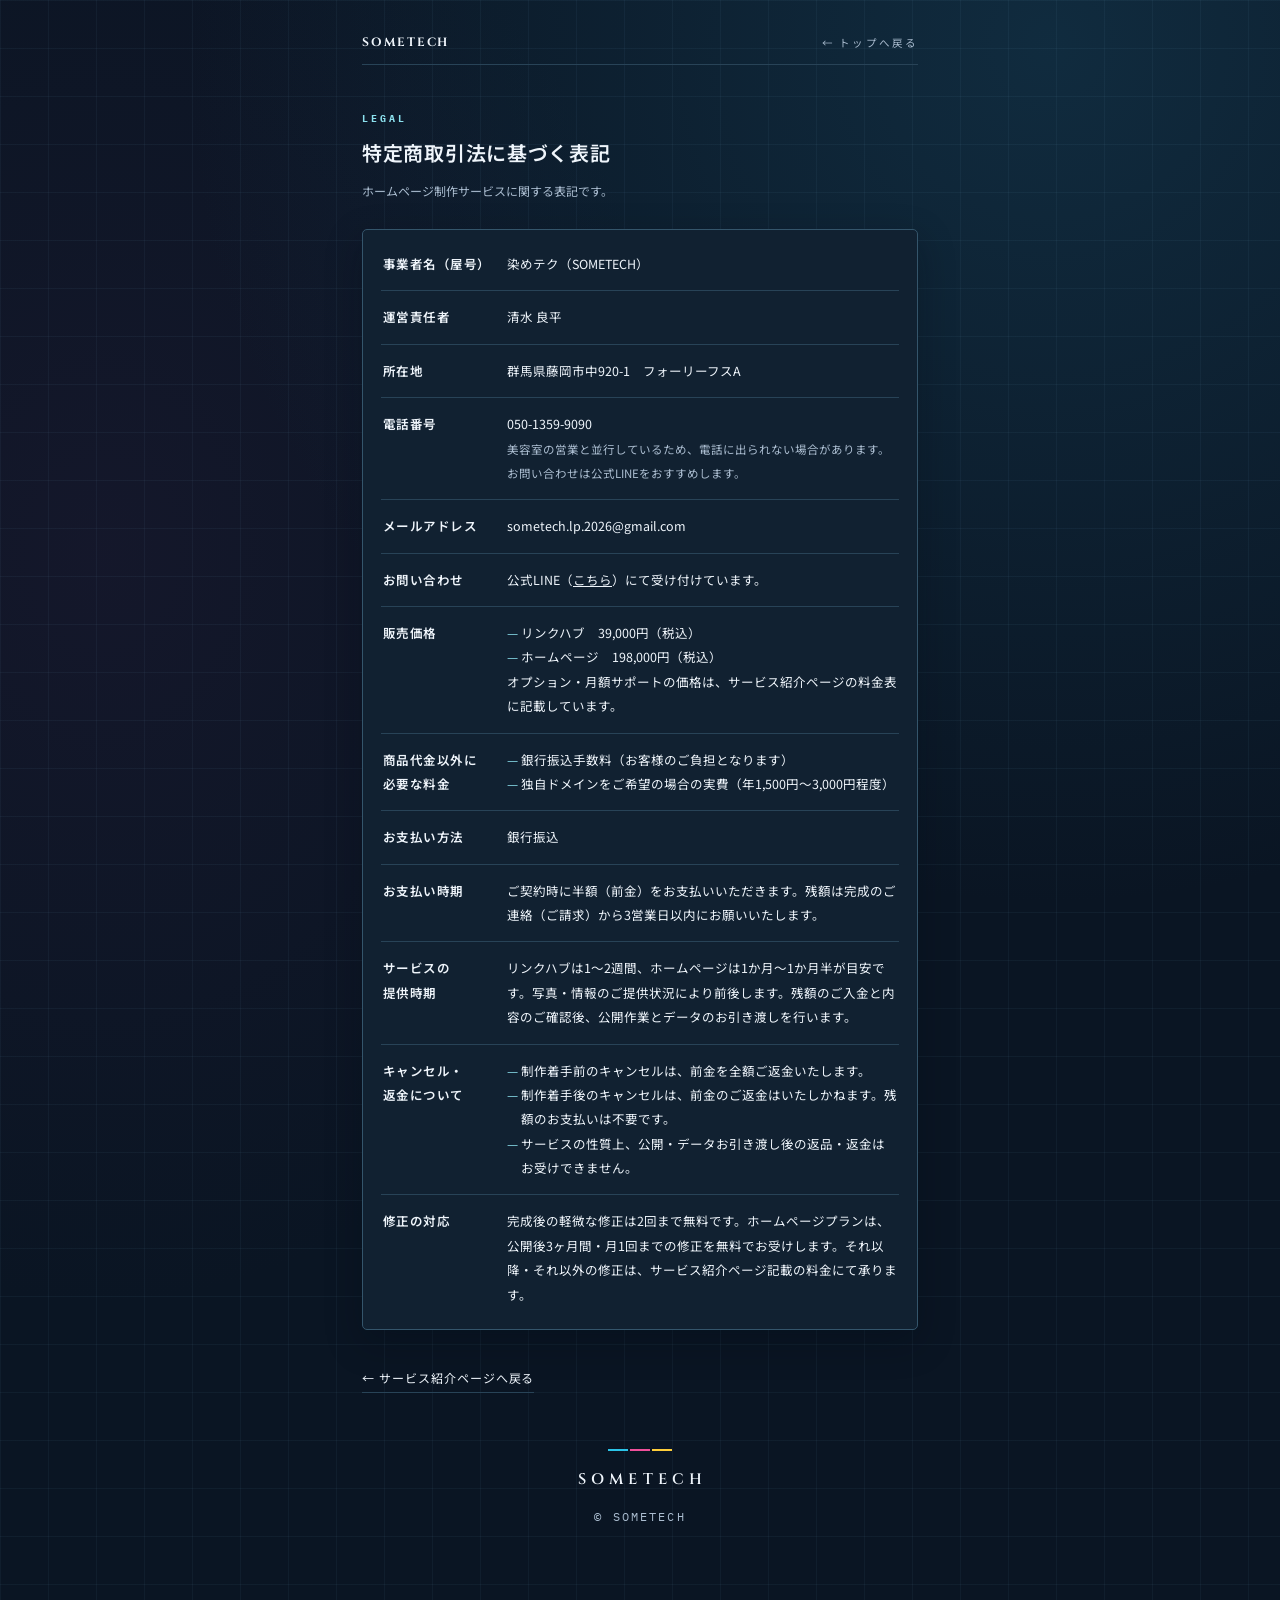
<file: tokushoho.html>
<!DOCTYPE html>
<html lang="ja">
<head>
<meta charset="UTF-8">
<meta name="viewport" content="width=device-width, initial-scale=1">
<title>特定商取引法に基づく表記 | SOMETECH</title>
<meta name="description" content="SOMETECH（染めテク）ホームページ制作の特定商取引法に基づく表記です。">
<link rel="preconnect" href="https://fonts.googleapis.com">
<link rel="preconnect" href="https://fonts.gstatic.com" crossorigin>
<link href="https://fonts.googleapis.com/css2?family=Bodoni+Moda:opsz,wght@6..96,700;6..96,900&family=Shippori+Mincho:wght@500;600;700&family=Zen+Kaku+Gothic+New:wght@400;500;700&display=swap" rel="stylesheet">

<style>
:root{
  --ink:#1B1B1B;
  --paper:#F4F2ED;
  --white:#FCFBF8;
  --mute:#77756F;
  --rule:#1B1B1B;
  --hair:#D8D5CC;
  --accent:#D6482B;
  --wrap:600px;
}
*{box-sizing:border-box;margin:0;padding:0}
html{-webkit-text-size-adjust:100%}
body{
  background:var(--paper);
  color:var(--ink);
  font-family:"Zen Kaku Gothic New","Hiragino Kaku Gothic ProN",sans-serif;
  font-size:14px;
  line-height:2;
  -webkit-font-smoothing:antialiased;
}
main{max-width:var(--wrap);margin:0 auto;padding:0 22px 80px}
a{color:inherit}

.top{
  display:flex;justify-content:space-between;align-items:center;
  border-bottom:1px solid var(--rule);
  padding:30px 0 10px;
  font-size:10.5px;letter-spacing:.2em;
}
.top .en{font-family:"Bodoni Moda",serif;font-size:12px;letter-spacing:.14em;font-weight:700}
.top a{text-decoration:none;color:var(--mute)}

.page-head{padding:44px 0 26px}
.page-en{
  display:block;
  font-family:"Bodoni Moda",serif;font-weight:700;
  font-size:10px;letter-spacing:.3em;color:var(--accent);
  margin-bottom:8px;
}
h1{
  font-family:"Shippori Mincho",serif;font-weight:600;
  font-size:20px;letter-spacing:.1em;line-height:1.6;
}
.page-note{font-size:12px;color:var(--mute);margin-top:10px}

.card{
  background:var(--white);
  border:1px solid var(--rule);
  padding:8px 18px;
}
dl{border-top:0}
.row{
  display:grid;grid-template-columns:112px 1fr;gap:12px;
  border-bottom:1px solid var(--hair);
  padding:14px 2px;
  font-size:12.5px;line-height:1.95;
}
dl .row:last-child{border-bottom:0}
dt{font-family:"Shippori Mincho",serif;font-weight:600}
dd ul{list-style:none}
dd li{padding-left:14px;position:relative}
dd li::before{content:"—";position:absolute;left:0;color:var(--accent)}
.small{font-size:11.5px;color:var(--mute)}

.back{
  display:inline-block;margin-top:36px;
  font-size:12px;letter-spacing:.08em;
  text-decoration:none;
  border-bottom:1px solid var(--hair);padding-bottom:2px;
}
.back:hover{border-color:var(--ink)}

footer{text-align:center;padding:56px 0 0}
.f-mark{display:block;width:22px;height:2px;background:var(--accent);margin:0 auto 18px}
.f-en{font-family:"Bodoni Moda",serif;font-weight:700;font-size:13px;letter-spacing:.34em;text-indent:.34em}
.f-copy{font-size:9.5px;letter-spacing:.18em;color:var(--mute);margin-top:18px}
</style>
<meta name="robots" content="noindex">
<link href="https://fonts.googleapis.com/css2?family=Cinzel:wght@600&amp;family=IBM+Plex+Mono:wght@400;500&amp;family=Noto+Sans+JP:wght@400;500;600;700&amp;display=swap" rel="stylesheet">
<link rel="stylesheet" href="chroma.css">
<link rel="stylesheet" href="chroma-detail.css">
</head>
<body>
<main>

  <div class="top">
    <span class="en">SOMETECH</span>
    <a href="index.html">← トップへ戻る</a>
  </div>

  <div class="page-head">
    <span class="page-en">LEGAL</span>
    <h1>特定商取引法に基づく表記</h1>
    <p class="page-note">ホームページ制作サービスに関する表記です。</p>
  </div>

  <div class="card">
    <dl>
      <div class="row">
        <dt>事業者名（屋号）</dt>
        <dd>染めテク（SOMETECH）</dd>
      </div>
      <div class="row">
        <dt>運営責任者</dt>
        <dd>清水 良平</dd>
      </div>
      <div class="row">
        <dt>所在地</dt>
        <dd>群馬県藤岡市中920-1　フォーリーフスA</dd>
      </div>
      <div class="row">
        <dt>電話番号</dt>
        <dd>050-1359-9090<br>
          <span class="small">美容室の営業と並行しているため、電話に出られない場合があります。お問い合わせは公式LINEをおすすめします。</span>
        </dd>
      </div>
      <div class="row">
        <dt>メールアドレス</dt>
        <dd>sometech.lp.2026@gmail.com</dd>
      </div>
      <div class="row">
        <dt>お問い合わせ</dt>
        <dd>公式LINE（<a href="https://lin.ee/DvwrkTt" target="_blank" rel="noopener">こちら</a>）にて受け付けています。</dd>
      </div>
      <div class="row">
        <dt>販売価格</dt>
        <dd>
          <ul>
            <li>リンクハブ　39,000円（税込）</li>
            <li>ホームページ　198,000円（税込）</li>
          </ul>
          オプション・月額サポートの価格は、サービス紹介ページの料金表に記載しています。
        </dd>
      </div>
      <div class="row">
        <dt>商品代金以外に<br>必要な料金</dt>
        <dd>
          <ul>
            <li>銀行振込手数料（お客様のご負担となります）</li>
            <li>独自ドメインをご希望の場合の実費（年1,500円〜3,000円程度）</li>
          </ul>
        </dd>
      </div>
      <div class="row">
        <dt>お支払い方法</dt>
        <dd>銀行振込</dd>
      </div>
      <div class="row">
        <dt>お支払い時期</dt>
        <dd>ご契約時に半額（前金）をお支払いいただきます。残額は完成のご連絡（ご請求）から3営業日以内にお願いいたします。</dd>
      </div>
      <div class="row">
        <dt>サービスの<br>提供時期</dt>
        <dd>リンクハブは1〜2週間、ホームページは1か月〜1か月半が目安です。写真・情報のご提供状況により前後します。残額のご入金と内容のご確認後、公開作業とデータのお引き渡しを行います。</dd>
      </div>
      <div class="row">
        <dt>キャンセル・<br>返金について</dt>
        <dd>
          <ul>
            <li>制作着手前のキャンセルは、前金を全額ご返金いたします。</li>
            <li>制作着手後のキャンセルは、前金のご返金はいたしかねます。残額のお支払いは不要です。</li>
            <li>サービスの性質上、公開・データお引き渡し後の返品・返金はお受けできません。</li>
          </ul>
        </dd>
      </div>
      <div class="row">
        <dt>修正の対応</dt>
        <dd>完成後の軽微な修正は2回まで無料です。ホームページプランは、公開後3ヶ月間・月1回までの修正を無料でお受けします。それ以降・それ以外の修正は、サービス紹介ページ記載の料金にて承ります。</dd>
      </div>
    </dl>
  </div>

  <a class="back" href="index.html">← サービス紹介ページへ戻る</a>

  <footer>
    <span class="f-mark" aria-hidden="true"></span>
    <p class="f-en">SOMETECH</p>
    <p class="f-copy">© SOMETECH</p>
  </footer>

</main>
</body>
</html>
</file>
<file: chroma.css>
:root {
  color-scheme: dark;
  --paper: #0a1523;
  --white: #112131;
  --ink: #eff5fb;
  --mute: #abbdd0;
  --rule: #34556b;
  --hair: #284357;
  --accent: #8ce1ee;
  --deep: #091722;
  --raised: #173044;
  --error: #ffb6bc;
  --title-font: "Cinzel", Georgia, serif;
  --mono-font: "IBM Plex Mono", Consolas, monospace;
  --body-font: "Noto Sans JP", "Yu Gothic UI", "Hiragino Kaku Gothic ProN", sans-serif;
  --chroma-line: linear-gradient(90deg,#2bc4e8 0 31%,transparent 31% 34%,#f0509b 34% 65%,transparent 65% 68%,#ffce3a 68%);
  --grid: linear-gradient(#8ac9ee0d 1px,transparent 1px),linear-gradient(90deg,#8ac9ee0d 1px,transparent 1px);
}

body {
  font-family: var(--body-font);
  background-image: var(--grid), radial-gradient(ellipse at 82% 4%,#16405885,transparent 54rem),
    radial-gradient(ellipse at 8% 27%,#2a1c3b52,transparent 37rem);
  background-size: 48px 48px,48px 48px,100% 68rem,100% 128rem;
  background-repeat: repeat,repeat,no-repeat,no-repeat;
  background-color: var(--paper);
}

a:focus-visible, button:focus-visible, summary:focus-visible {
  outline: 2px solid var(--accent);
  outline-offset: 3px;
}
::selection { background: #21516a; color: #fff; }
.f-mark { width: 64px; background: var(--chroma-line); }
.f-en { font: 600 .95rem/1.4 var(--title-font); color: var(--ink); }
.f-copy { font: 400 .75rem/1.5 var(--mono-font); color: var(--mute); }
</file>
<file: chroma-detail.css>
body { font-size: .9375rem; }
body, input, select, textarea, button { font-family: var(--body-font); }
h1, h2, .doc h3, .q, dt { font-family: var(--body-font); letter-spacing: .035em; }
.head, .page-head { position: relative; }
.head h1 { font-family: var(--body-font); letter-spacing: .04em; text-wrap: balance; }
main .row dt { text-wrap: balance; }
.foot, .page-en, .step-dot, .tag, .badge { font-family: var(--mono-font); }
.head .en, .top .en { font-family: var(--title-font); color: var(--ink); letter-spacing: .16em; }
.card, .doc, .opt, .agree { border-radius: 5px; }
.card { box-shadow: 0 12px 36px #040b144c; }
.doc { background: #0c1b2a; }
.doc th { background: var(--raised); }
.opt.on, .agree.on { background: #163949; }
input[type="text"], input[type="email"], input[type="tel"], input[type="url"], select, textarea { color: var(--ink); }
input::placeholder, textarea::placeholder { color: #a3b6c79e; }
.btn.next, .btn.send, .btn, .lookup, .badge.req {
  box-shadow: none;
}
.btn.next, .btn.send, .btn:not(.back) {
  color: var(--accent); background: #153244; border-color: #5d98ad; border-radius: 4px;
}
.btn.next:hover, .btn.send:hover, .btn:not(.back):hover { background: #1d4257; border-color: var(--accent); }
.btn.back { border-radius: 4px; background: var(--deep); }
.badge.req { background: var(--accent); color: var(--paper); }
.err { color: var(--error); }
.field.bad input, .field.bad select, .field.bad textarea { border-color: var(--error) !important; }
.top, .page-head { border-color: var(--hair); }
@media (max-width: 430px) {
  main .row { grid-template-columns: 98px minmax(0, 1fr); gap: 9px; }
  dd { overflow-wrap: anywhere; }
}
</file>
